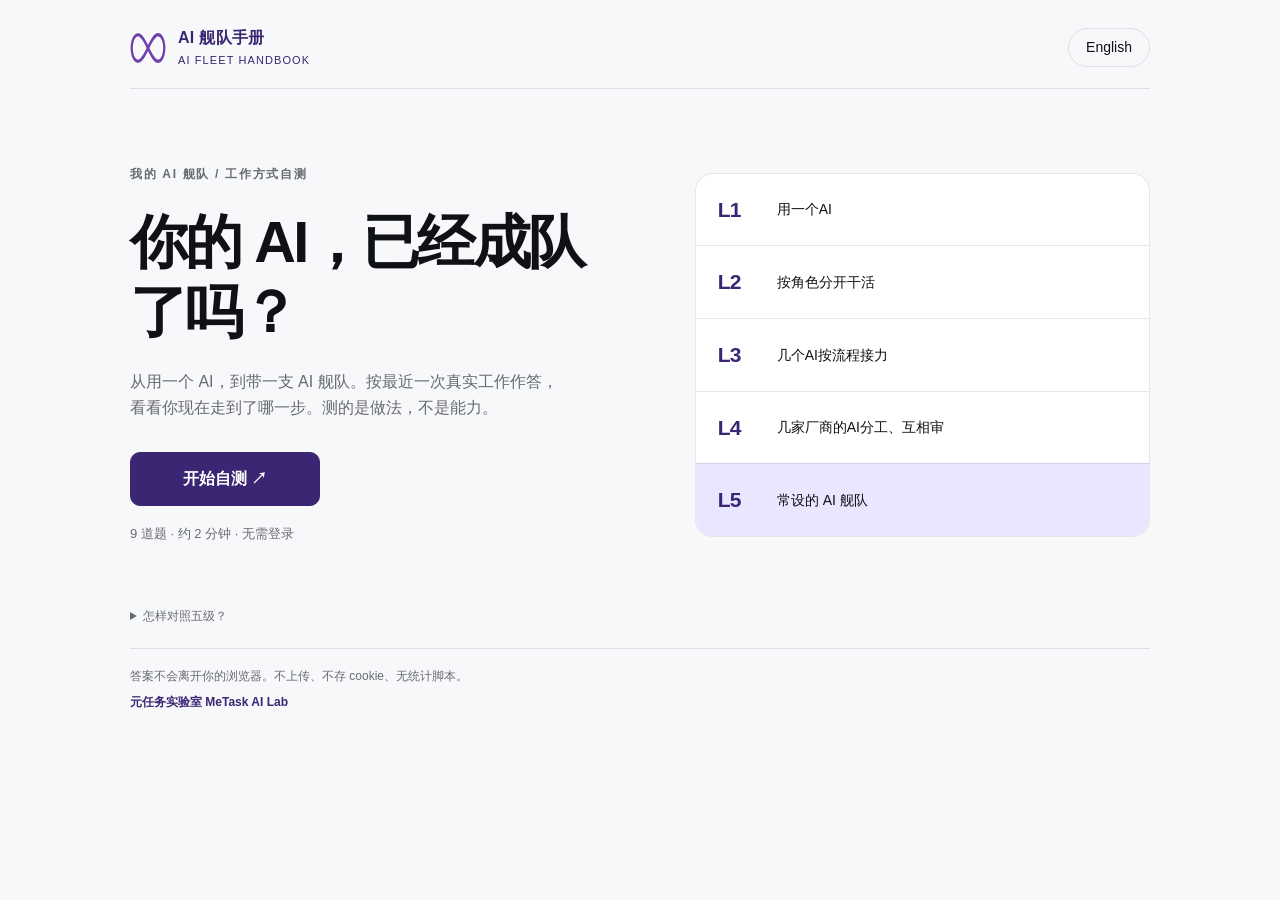
<file: levels/index.html>
<!doctype html>
<html lang="zh-CN">
<head>
<meta charset="utf-8">
<meta name="viewport" content="width=device-width,initial-scale=1">
<meta name="color-scheme" content="light">
<meta name="description" content="9 道关于真实工作方式的问题，看看你现在怎么分工。">
<meta http-equiv="Content-Security-Policy" content="default-src 'none'; script-src 'unsafe-inline'; style-src 'unsafe-inline'; img-src data: blob:; connect-src 'none'; font-src 'none'; base-uri 'none'; form-action 'none'">
<title>我的 AI 舰队 · AI Fleet Handbook</title>
<style>
:root{--brand-deep:#3b2673;--brand-primary:#8a4ed1;--brand-accent:#b35be8;--brand-soft:#e9e6ff;--text:#0f1115;--text-2:#4b4e57;--muted:#686a72;--canvas:#f7f8fa;--panel:#ffffff;--panel-3:#f1f0f7;--line:#0f11151a;--line-strong:#0f11153d;--peer:#b9bbc2;--peer-light:#dcdde2;--shadow-node:0 1px 2px #3b26730f,0 6px 18px #3b267314;--font-zh:"Noto Sans SC","Source Han Sans SC","Microsoft YaHei",sans-serif;--font-en:"Inter","Noto Sans","Segoe UI",sans-serif;--font-mono:"IBM Plex Mono","Cascadia Mono",Consolas,monospace;--paper:var(--canvas);--ink:var(--text);--accent:var(--brand-primary);--mint:var(--brand-soft);--white:var(--panel);--font:var(--font-zh)}
html:lang(en){--font:var(--font-en)}
*{box-sizing:border-box}body{margin:0;background:var(--paper);color:var(--ink);font:16px/1.65 var(--font)}button,a{-webkit-tap-highlight-color:transparent}button{font:inherit;cursor:pointer}button:disabled{cursor:default;opacity:.45}a{color:var(--ink);text-underline-offset:4px}button:focus-visible,a:focus-visible,input:focus-visible+span{outline:3px solid var(--accent);outline-offset:4px}[hidden]{display:none!important}.shell{max-width:1100px;margin:auto;padding:28px 40px 24px}.header{display:flex;align-items:center;justify-content:space-between;gap:20px;border-bottom:1px solid var(--line);padding-bottom:20px}.brand{display:flex;align-items:center;gap:12px;color:var(--brand-deep);font-weight:750;line-height:1.25;letter-spacing:.02em}.brand img{display:block;width:36px;height:36px;flex-shrink:0}.brand small{display:block;font-weight:500;font-size:11px;letter-spacing:.1em;margin-top:6px}.language{border:1px solid var(--line);border-radius:999px;padding:7px 17px;background:transparent;color:var(--ink);font-size:14px}.eyebrow{font-size:12px;letter-spacing:.14em;font-weight:700;color:var(--muted);text-transform:uppercase}.hero{display:grid;grid-template-columns:1.1fr 1fr;gap:64px;align-items:center;padding:76px 0 62px}.hero h1{font-size:clamp(36px,4.5vw,58px);letter-spacing:-.045em;line-height:1.22;margin:22px 0}.hero p{max-width:440px;color:var(--muted);margin:0 0 30px}.primary,.secondary{border-radius:10px;padding:13px 25px;font-weight:650;min-height:50px}.primary{border:1px solid var(--brand-deep);background:var(--brand-deep);color:var(--white)}.secondary{border:1px solid var(--line);background:transparent;color:var(--ink)}.hero .primary{min-width:190px}.meta{font-size:13px;color:var(--muted);margin-top:17px}.level-list{border:1px solid var(--line);border-radius:18px;overflow:hidden;background:var(--white)}.level-row{display:grid;grid-template-columns:45px 1fr;align-items:center;gap:14px;padding:19px 22px;line-height:1.6}.level-row+.level-row{border-top:1px solid var(--line)}.level-row:last-child{background:var(--mint)}.level-row b{color:var(--brand-deep);font-size:21px;letter-spacing:-.04em}.level-row span{font-size:14px}.footer{display:flex;justify-content:space-between;gap:14px;border-top:1px solid var(--line);padding-top:18px;font-size:12px;color:var(--muted)}.footer p{margin:0}.footer .lab{color:var(--brand-deep);font-weight:650;margin-top:6px}.footer .tag{white-space:nowrap}.quiz{max-width:700px;margin:45px auto 55px}.progress-row{display:flex;justify-content:space-between;gap:15px;font-size:13px;color:var(--muted);margin-bottom:10px}.progress{height:4px;background:var(--line);border-radius:8px;overflow:hidden;margin-bottom:32px}.progress div{height:100%;background:var(--brand-primary);transition:width .2s}.quiz h2{font-size:clamp(25px,3.3vw,33px);line-height:1.4;letter-spacing:-.025em;margin:0 0 10px}.question-hint{color:var(--muted);font-size:14px;margin:0 0 25px}.options{display:grid;gap:10px;border:0;padding:0;margin:0}.option{position:relative;display:block;cursor:pointer}.option input{position:absolute;opacity:0;width:1px;height:1px}.option span{display:flex;align-items:center;gap:15px;min-height:62px;padding:15px 20px;border:1px solid var(--line);border-radius:10px;background:var(--white);font-size:15px;line-height:1.55}.option span::before{content:'';width:18px;height:18px;flex-shrink:0;border:1px solid var(--muted);border-radius:50%}.option input:checked+span{border:2px solid var(--brand-primary);padding:14px 19px;background:var(--mint)}.option input:checked+span::before{border:5px solid var(--brand-primary);background:var(--white)}.option:hover span{border-color:var(--ink)}.quiz-nav{display:flex;justify-content:space-between;margin-top:25px;gap:14px}.question-footnote{font-size:12px;color:var(--muted);margin:20px 0 0}.result{padding:45px 0 50px}.result-grid{display:grid;grid-template-columns:1.2fr 1fr;gap:60px;align-items:start}.level-number{color:var(--brand-deep);font-size:112px;font-weight:800;letter-spacing:-.08em;line-height:1.1;margin:12px 0}.result h1{font-size:30px;line-height:1.45;letter-spacing:-.03em;margin:20px 0 12px}.summary{color:var(--muted);margin:0 0 28px;font-size:17px}.next-step{border-top:1px solid var(--line);padding-top:22px}.next-step h2{font-size:15px;margin:0 0 9px}.next-step p{margin:0 0 12px;font-size:15px}.skill-links{display:flex;gap:8px;flex-wrap:wrap;margin:12px 0 16px}.skill-links a{font-size:12px;padding:5px 10px;border:1px solid var(--line);border-radius:6px;text-decoration:none;background:var(--white)}.chapters{font-size:13px!important;color:var(--muted)}#chapter-links a+a{margin-left:10px}.result-actions{margin-top:24px;display:flex;gap:12px;flex-wrap:wrap}.card-panel{border:1px solid var(--line);border-radius:16px;padding:20px;background:var(--panel-3)}.card-panel h2{font-size:15px;margin:0 0 14px}.formats{display:flex;gap:7px;margin-bottom:16px}.formats button{flex:1;background:transparent;color:var(--ink);border:1px solid var(--line-strong);border-radius:7px;font-size:12px;padding:9px 8px}.formats button[aria-pressed="true"]{background:var(--brand-deep);border-color:var(--brand-deep);color:var(--white)}#share-card{width:100%;height:auto;display:block;border-radius:5px;box-shadow:var(--shadow-node)}.download{width:100%;margin-top:17px}.download-hint{font-size:12px;color:var(--muted);margin:12px 0 0}.privacy{font-size:12px;color:var(--muted)}.status{font-size:13px;margin-top:12px;min-height:22px}.sr-only{position:absolute;width:1px;height:1px;padding:0;margin:-1px;overflow:hidden;clip:rect(0,0,0,0);white-space:nowrap;border:0}noscript p{padding:20px;border:1px solid var(--accent)}
@media(max-width:760px){.shell{padding:22px 20px}.hero{grid-template-columns:1fr;gap:32px;padding:42px 0 36px}.hero h1{max-width:500px;margin-top:17px}.hero p{margin-bottom:24px}.level-row{padding:14px 18px;grid-template-columns:36px 1fr}.level-row span{font-size:13px}.footer{flex-direction:column;font-size:11px;gap:4px}.quiz{margin:32px auto}.quiz h2{font-size:25px}.option span{padding:14px 15px;font-size:14px}.option input:checked+span{padding:13px 14px}.result{padding-top:28px}.result-grid{grid-template-columns:1fr;gap:30px}.level-number{font-size:96px}.result h1{font-size:26px}.card-panel{max-width:470px;width:100%;margin:auto}.question-hint{margin-bottom:20px}}
@media(prefers-reduced-motion:reduce){*{scroll-behavior:auto!important;transition:none!important}}
</style>
</head>
<body>
<div class="shell">
<header class="header"><div class="brand"><img id="metask-logo" src="[data-uri]" width="36" height="36" alt="MeTask"><div><span data-i18n="brand">AI 舰队手册</span><small>AI FLEET HANDBOOK</small></div></div><button class="language" id="language" type="button" lang="en" aria-label="Switch to English">English</button></header>
<main id="main">
<section id="intro" aria-labelledby="intro-title">
<div class="hero"><div><div class="eyebrow" data-i18n="eyebrow">我的 AI 舰队 / 工作方式自测</div><h1 id="intro-title" data-i18n="headline">你的 AI，已经成队了吗？</h1><p data-i18n="lead">从用一个 AI，到带一支 AI 舰队。按最近一次真实工作作答，看看你现在走到了哪一步。测的是做法，不是能力。</p><button class="primary" id="start" type="button" data-i18n="start">开始自测 ↗</button><div class="meta" data-i18n="meta">9 道题 · 约 2 分钟 · 无需登录</div></div><div class="level-list" id="level-list" aria-label="五级工作方式"></div></div>
</section>
<section id="quiz" class="quiz" hidden aria-labelledby="question-title">
<div class="progress-row"><span id="question-count"></span><span data-i18n="choose">选最接近实际做法的一项</span></div><div class="progress" role="progressbar" aria-label="答题进度" aria-valuemin="0" aria-valuemax="9" aria-valuenow="0"><div id="progress-fill"></div></div>
<h2 id="question-title" tabindex="-1"></h2><p class="question-hint" data-i18n="hint">选已经在做的，暂时没做的留给下一步。</p><fieldset class="options" id="options" aria-labelledby="question-title"></fieldset>
<div class="quiz-nav"><button class="secondary" id="back" type="button" data-i18n="back">上一题</button><button class="primary" id="next" type="button" disabled data-i18n="next">下一题 →</button></div><p class="question-footnote" data-i18n="session">可以返回修改。关闭页面后，答案不会保留。</p>
</section>
<section id="result" class="result" hidden aria-labelledby="result-title">
<div class="result-grid"><div><div class="eyebrow" data-i18n="snapshot">你此刻的 AI 舰队</div><div class="level-number" id="result-level"></div><h1 id="result-title" tabindex="-1"></h1><p class="summary" id="result-summary"></p><div class="next-step"><h2 id="next-heading" data-i18n="nextStep">再往上一级，多做什么？</h2><p id="result-next"></p><div class="skill-links" id="skill-links"></div><p class="chapters"><span data-i18n="chapters">手册章节：</span><span id="chapter-links"></span></p></div><div class="result-actions"><button class="secondary" type="button" id="edit" data-i18n="edit">修改答案</button><button class="secondary" type="button" id="restart" data-i18n="restart">重新自测</button></div><p class="privacy" data-i18n="basis">这是按自述做法对照五级的结果。</p></div>
<aside class="card-panel" aria-labelledby="card-title"><h2 id="card-title" data-i18n="share">把这一刻，存成一张卡片</h2><div class="formats" role="group" aria-label="卡片尺寸"><button id="portrait" type="button" aria-pressed="true" data-i18n="portrait">竖版 · 1080 × 1350</button><button id="landscape" type="button" aria-pressed="false" data-i18n="landscape">横版 · 1200 × 675</button></div><canvas id="share-card" width="1080" height="1350" role="img" aria-label="AI 舰队自测结果卡片"></canvas><button class="primary download" id="download" type="button" data-i18n="download">下载 PNG 卡片 ↓</button><p class="download-hint" data-i18n="downloadHint">竖版适合手机分享，横版适合横向信息流。</p><p id="download-status" class="status" role="status" aria-live="polite"></p></aside></div>
</section>
<noscript><p>请启用 JavaScript 后自测。计算只在你的浏览器内完成。Enable JavaScript to take the test. Answers stay in your browser.</p></noscript>
</main>
<details style="font-size:12px;color:var(--muted);margin-bottom:22px"><summary id="rubric-heading">怎样对照五级？</summary><p id="rubric"></p></details>
<footer class="footer"><div><p data-i18n="privacy">答案不会离开你的浏览器。不上传、不存 cookie、无统计脚本。</p><p class="lab" data-i18n="lab">元任务实验室 MeTask AI Lab</p></div></footer>
</div>
<script id="question-data" type="application/json">
{
  "schemaVersion": 1,
  "languages": [
    "zh",
    "en"
  ],
  "maxScore": 36,
  "rubric": {
    "zh": "这是对实际做法的自测，不是能力认证。每题0至4分，总分36分。各级分数线是关键做法的最低分之和；总分高不能替代关键做法。请选目前经常做到的一项。",
    "en": "This checks your current working practices; it is not a certification. Each answer scores 0–4, for a total of 36. Each threshold is the sum of its required practices' minimum scores; a high total cannot replace those practices. Choose what you regularly do today."
  },
  "questions": [
    {
      "id": "q1",
      "title": {
        "zh": "一件活开始时，你怎样安排AI的角色？",
        "en": "How do you assign AI roles when work starts?"
      },
      "options": [
        {
          "id": "q1-0",
          "score": 0,
          "label": {
            "zh": "交给一个AI，不分角色。",
            "en": "I give it to one AI without assigning roles."
          }
        },
        {
          "id": "q1-1",
          "score": 1,
          "label": {
            "zh": "让一个AI在同一轮里扮演几个角色。",
            "en": "I ask one AI to take several roles in one round."
          }
        },
        {
          "id": "q1-2",
          "score": 2,
          "label": {
            "zh": "让一个AI按角色分轮做，各轮交付写清楚。",
            "en": "One AI works in separate role-based rounds, each with a defined output."
          }
        },
        {
          "id": "q1-3",
          "score": 3,
          "label": {
            "zh": "给几个AI分岗位，各自有职责和交付。",
            "en": "Several AIs have assigned roles, responsibilities and outputs."
          }
        },
        {
          "id": "q1-4",
          "score": 4,
          "label": {
            "zh": "岗位持续保留，负责什么、交给谁都有记录。",
            "en": "Roles persist, with recorded responsibilities and handoffs."
          }
        }
      ]
    },
    {
      "id": "q2",
      "title": {
        "zh": "一项工作要经过几步时，AI之间怎样接力？",
        "en": "How do AIs hand work over across several steps?"
      },
      "options": [
        {
          "id": "q2-0",
          "score": 0,
          "label": {
            "zh": "一个AI从头做到尾。",
            "en": "One AI handles everything."
          }
        },
        {
          "id": "q2-1",
          "score": 1,
          "label": {
            "zh": "我临时把内容转给另一个AI。",
            "en": "I pass content to another AI as needed."
          }
        },
        {
          "id": "q2-2",
          "score": 2,
          "label": {
            "zh": "几个AI按写好的步骤接力，前一步交付是后一步输入。",
            "en": "Several AIs follow written steps; each output feeds the next step."
          }
        },
        {
          "id": "q2-3",
          "score": 3,
          "label": {
            "zh": "每一步还有交付标准和接手人。",
            "en": "Each step also has an output standard and a named receiver."
          }
        },
        {
          "id": "q2-4",
          "score": 4,
          "label": {
            "zh": "交接会核对实际状态，不合格就退回对应步骤。",
            "en": "Handoffs check the actual state and return failed work to the right step."
          }
        }
      ]
    },
    {
      "id": "q3",
      "title": {
        "zh": "你怎样把不同厂商的AI用到同一项工作里？",
        "en": "How do you use AIs from different providers on the same work?"
      },
      "options": [
        {
          "id": "q3-0",
          "score": 0,
          "label": {
            "zh": "只用一个AI。",
            "en": "I use one AI."
          }
        },
        {
          "id": "q3-1",
          "score": 1,
          "label": {
            "zh": "用几个AI，但来自同一家厂商。",
            "en": "I use several AIs from the same provider."
          }
        },
        {
          "id": "q3-2",
          "score": 2,
          "label": {
            "zh": "用不同厂商的AI，但各做各的活。",
            "en": "I use different providers, but on separate work."
          }
        },
        {
          "id": "q3-3",
          "score": 3,
          "label": {
            "zh": "不同厂商的AI在同一项工作里分工、交接。",
            "en": "AIs from different providers divide and hand over the same work."
          }
        },
        {
          "id": "q3-4",
          "score": 4,
          "label": {
            "zh": "按任务分派不同厂商的AI，分工和交接有记录。",
            "en": "I assign AIs from different providers by task, recording roles and handoffs."
          }
        }
      ]
    },
    {
      "id": "q4",
      "title": {
        "zh": "AI交回的东西，由谁来审？",
        "en": "Who reviews an AI's output?"
      },
      "options": [
        {
          "id": "q4-0",
          "score": 0,
          "label": {
            "zh": "通常直接用。",
            "en": "I usually use it directly."
          }
        },
        {
          "id": "q4-1",
          "score": 1,
          "label": {
            "zh": "作者自查，或只由我来审。",
            "en": "The author checks itself, or I am the only reviewer."
          }
        },
        {
          "id": "q4-2",
          "score": 2,
          "label": {
            "zh": "另一个AI独立审，但未固定跨厂商。",
            "en": "Another AI reviews independently, without a cross-provider rule."
          }
        },
        {
          "id": "q4-3",
          "score": 3,
          "label": {
            "zh": "另一家厂商的AI独立核对要求和交付，作者不验收自己。",
            "en": "An AI from another provider independently checks requirements and output; authors do not accept their own work."
          }
        },
        {
          "id": "q4-4",
          "score": 4,
          "label": {
            "zh": "跨厂商独立审后，修改过的交付还要复核。",
            "en": "After independent cross-provider review, revised output is checked again."
          }
        }
      ]
    },
    {
      "id": "q5",
      "title": {
        "zh": "一项工作结束后，岗位和部门怎样处理？",
        "en": "What happens to roles and departments when a task ends?"
      },
      "options": [
        {
          "id": "q5-0",
          "score": 0,
          "label": {
            "zh": "没有分岗位或部门。",
            "en": "I do not use roles or departments."
          }
        },
        {
          "id": "q5-1",
          "score": 1,
          "label": {
            "zh": "临时分工，做完就散。",
            "en": "Assignments end when the task ends."
          }
        },
        {
          "id": "q5-2",
          "score": 2,
          "label": {
            "zh": "会复用角色说明，但部门不常设。",
            "en": "I reuse role descriptions, without standing departments."
          }
        },
        {
          "id": "q5-3",
          "score": 3,
          "label": {
            "zh": "常设部门有固定职责和交接位置，下一项工作接着用。",
            "en": "Standing departments keep their responsibilities and handoff locations for the next task."
          }
        },
        {
          "id": "q5-4",
          "score": 4,
          "label": {
            "zh": "常设部门按实际工作提出新岗位，由审批表授权的岗位决定是否增设。",
            "en": "Standing departments propose roles based on the work. The role named in the approval table decides whether to add them."
          }
        }
      ]
    },
    {
      "id": "q6",
      "title": {
        "zh": "换窗口或重启后，怎样接上工作？",
        "en": "How do you resume work after a restart or a new window?"
      },
      "options": [
        {
          "id": "q6-0",
          "score": 0,
          "label": {
            "zh": "靠我重新讲一遍。",
            "en": "I explain everything again."
          }
        },
        {
          "id": "q6-1",
          "score": 1,
          "label": {
            "zh": "找聊天记录，临时整理。",
            "en": "I reconstruct it from chat history."
          }
        },
        {
          "id": "q6-2",
          "score": 2,
          "label": {
            "zh": "有项目文件，但何时读写没有固定做法。",
            "en": "Project files exist, but reading and updating them is ad hoc."
          }
        },
        {
          "id": "q6-3",
          "score": 3,
          "label": {
            "zh": "固定做了重启先读、收工先写中的一个动作。",
            "en": "I consistently do one of these: read before resuming, or write before stopping."
          }
        },
        {
          "id": "q6-4",
          "score": 4,
          "label": {
            "zh": "重启先读项目卡和最新交接、核对实际状态；收工先写交接，决定另有记录。",
            "en": "Before resuming, AIs read the project card and latest handoff and verify the actual state; before stopping, they write a handoff. Decisions are recorded."
          }
        }
      ]
    },
    {
      "id": "q7",
      "title": {
        "zh": "规则没写到的情况，成员怎样判断？",
        "en": "How do members decide when rules do not cover a situation?"
      },
      "options": [
        {
          "id": "q7-0",
          "score": 0,
          "label": {
            "zh": "临时决定，没有共同依据。",
            "en": "They decide ad hoc, without shared principles."
          }
        },
        {
          "id": "q7-1",
          "score": 1,
          "label": {
            "zh": "通常由我逐件答复。",
            "en": "I usually answer each case."
          }
        },
        {
          "id": "q7-2",
          "score": 2,
          "label": {
            "zh": "有共同原则，但只写了口号。",
            "en": "Shared principles exist, but only as slogans."
          }
        },
        {
          "id": "q7-3",
          "score": 3,
          "label": {
            "zh": "写了做什么、不做什么，条款还在等审核或决定。",
            "en": "The principles specify actions and limits and are awaiting review or a decision."
          }
        },
        {
          "id": "q7-4",
          "score": 4,
          "label": {
            "zh": "成员提议并经过两级审核，人定方向，有授权的岗位定行为条款，成员据此做实际判断。",
            "en": "Members propose values for two rounds of review. The human sets direction, authorized roles decide the rules for putting it into practice, and members use those rules in decisions."
          }
        }
      ]
    },
    {
      "id": "q8",
      "title": {
        "zh": "人在这支团队里怎样参与？",
        "en": "How does a human take part in the team?"
      },
      "options": [
        {
          "id": "q8-0",
          "score": 0,
          "label": {
            "zh": "发出问题，收到答案。",
            "en": "I ask questions and receive answers."
          }
        },
        {
          "id": "q8-1",
          "score": 1,
          "label": {
            "zh": "逐步指挥，所有事都回来问我。",
            "en": "I direct each step; every decision comes back to me."
          }
        },
        {
          "id": "q8-2",
          "score": 2,
          "label": {
            "zh": "有些事授权给AI，但没有写清谁定什么。",
            "en": "I delegate some decisions, without a written division of authority."
          }
        },
        {
          "id": "q8-3",
          "score": 3,
          "label": {
            "zh": "写清了谁定什么，但人没有列进组织分工。",
            "en": "Decision rights are written down, but the human is not included in the organization."
          }
        },
        {
          "id": "q8-4",
          "score": 4,
          "label": {
            "zh": "人列在组织里面，管方向、对外承诺、花钱和删东西，各岗位的授权范围写清楚。",
            "en": "The human is part of the organization and decides direction, external commitments, spending and deletion. Each role has clear authority."
          }
        }
      ]
    },
    {
      "id": "q9",
      "title": {
        "zh": "你怎样确认一项工作真的做完了？",
        "en": "How do you confirm that work is done?"
      },
      "options": [
        {
          "id": "q9-0",
          "score": 0,
          "label": {
            "zh": "AI说完成了，就结束。",
            "en": "I stop when the AI says it is done."
          }
        },
        {
          "id": "q9-1",
          "score": 1,
          "label": {
            "zh": "我看一遍结果。",
            "en": "I read through the result."
          }
        },
        {
          "id": "q9-2",
          "score": 2,
          "label": {
            "zh": "开始前写交付要求，交回时逐项核对。",
            "en": "I write output requirements before work and check each on delivery."
          }
        },
        {
          "id": "q9-3",
          "score": 3,
          "label": {
            "zh": "把完成、交付和合格分开检查，要求对应证据。",
            "en": "I distinguish completion, delivery and acceptance, checking evidence for each."
          }
        },
        {
          "id": "q9-4",
          "score": 4,
          "label": {
            "zh": "核对实际结果，记录未完成和待人决定的事，下一位能接上。",
            "en": "I verify the actual result and record unfinished work and pending human decisions for the next person."
          }
        }
      ]
    }
  ],
  "levels": [
    {
      "level": 1,
      "minScore": 0,
      "requires": [],
      "title": {
        "zh": "用一个AI",
        "en": "Working with one AI"
      },
      "card": {
        "zh": "我与AI一起，把一件真实的活做下去。",
        "en": "I work with AI on real tasks."
      },
      "summary": {
        "zh": "当前做法以一个AI接下整件活为主。",
        "en": "Your current practice centers on one AI handling the work."
      },
      "next": {
        "zh": "挑一件真实的活，让一个AI分角色做，写清每个角色交什么。",
        "en": "Choose a real task. Give one AI distinct roles and define each role's output."
      },
      "skills": [
        "fleet-setup",
        "fleet-taskbook"
      ],
      "chapters": [
        1,
        2
      ]
    },
    {
      "level": 2,
      "minScore": 1,
      "requires": [
        {
          "question": "q1",
          "minScore": 1
        }
      ],
      "title": {
        "zh": "按角色分开干活",
        "en": "Working in separate roles"
      },
      "card": {
        "zh": "我的工作已经按角色分开做。",
        "en": "My work is already split by role."
      },
      "summary": {
        "zh": "你已开始按角色安排工作，角色之间的接力还可写得更清楚。",
        "en": "You assign work by role; the handoffs between roles can become clearer."
      },
      "next": {
        "zh": "让几个AI按流程接力，写清每一步的输入、交付和接手人。",
        "en": "Have several AIs follow a workflow. Define each step's input, output and receiver."
      },
      "skills": [
        "fleet-taskbook",
        "fleet-setup"
      ],
      "chapters": [
        1,
        2
      ]
    },
    {
      "level": 3,
      "minScore": 4,
      "requires": [
        {
          "question": "q1",
          "minScore": 2
        },
        {
          "question": "q2",
          "minScore": 2
        }
      ],
      "title": {
        "zh": "几个AI按流程接力",
        "en": "Several AIs following a workflow"
      },
      "card": {
        "zh": "前一步的交付，接着成为下一步的输入。",
        "en": "Each output becomes the input for the next step."
      },
      "summary": {
        "zh": "几个AI已经按步骤接力，前一步的交付会交给下一步。",
        "en": "Several AIs pass work along defined steps, using each other's outputs."
      },
      "next": {
        "zh": "把同一项工作分给不同厂商的AI，让另一家独立审，作者不验收自己；完成、交付、合格分开检查。",
        "en": "Divide the same work across providers. Have another provider review independently; authors do not accept their own work. Check completion, delivery and acceptance separately."
      },
      "skills": [
        "fleet-dispatch",
        "fleet-taskbook"
      ],
      "chapters": [
        2
      ]
    },
    {
      "level": 4,
      "minScore": 13,
      "requires": [
        {
          "question": "q1",
          "minScore": 2
        },
        {
          "question": "q2",
          "minScore": 2
        },
        {
          "question": "q3",
          "minScore": 3
        },
        {
          "question": "q4",
          "minScore": 3
        },
        {
          "question": "q9",
          "minScore": 3
        }
      ],
      "title": {
        "zh": "几家厂商的AI分工、互相审",
        "en": "AIs from different providers divide and review work"
      },
      "card": {
        "zh": "完成、交付和合格，分别核对证据。",
        "en": "I check evidence for completion, delivery and acceptance separately."
      },
      "summary": {
        "zh": "不同厂商的AI在同一项工作里分工，并由另一家独立审。",
        "en": "AIs from different providers divide the same work and review it independently."
      },
      "next": {
        "zh": "保留常设部门；重启先读、收工先写；核对实际结果，记下没做完和待人定的事；把人的职责列进组织，按审批表定下落实价值观的行为条款。",
        "en": "Keep standing departments. Read before resuming and write before stopping. Verify actual results and record unfinished work and pending human decisions. Include the human’s responsibilities in the organization and use the approval table to decide rules for putting values into practice."
      },
      "skills": [
        "fleet-chart",
        "fleet-memory",
        "fleet-setup",
        "fleet-values"
      ],
      "chapters": [
        1,
        3,
        5
      ]
    },
    {
      "level": 5,
      "minScore": 29,
      "requires": [
        {
          "question": "q1",
          "minScore": 2
        },
        {
          "question": "q2",
          "minScore": 2
        },
        {
          "question": "q3",
          "minScore": 3
        },
        {
          "question": "q4",
          "minScore": 3
        },
        {
          "question": "q5",
          "minScore": 3
        },
        {
          "question": "q6",
          "minScore": 4
        },
        {
          "question": "q7",
          "minScore": 4
        },
        {
          "question": "q8",
          "minScore": 4
        },
        {
          "question": "q9",
          "minScore": 4
        }
      ],
      "title": {
        "zh": "常设的 AI 舰队",
        "en": "A standing AI fleet"
      },
      "card": {
        "zh": "有部门、有记忆、有价值观，人在组织里面。",
        "en": "Departments, memory and values stay in place, with the human inside the organization."
      },
      "summary": {
        "zh": "常设的 AI 舰队：有部门、有记忆、有价值观，人在组织里面。",
        "en": "A standing AI fleet with departments, memory and values, with the human inside the organization."
      },
      "next": {
        "zh": "继续核对实际交付和交接，按真实工作调整岗位、记忆和规则。",
        "en": "Keep checking actual outputs and handoffs. Adjust roles, memory and rules to the work."
      },
      "skills": [
        "fleet-memory",
        "fleet-precheck",
        "fleet-values"
      ],
      "chapters": [
        3,
        4,
        5
      ]
    }
  ]
}
</script>
<script id="scoring-engine">
(function (root, factory) {
  'use strict';
  const api = factory();
  if (typeof module === 'object' && module.exports) module.exports = api;
  else root.FleetScoring = api;
})(typeof globalThis !== 'undefined' ? globalThis : this, function () {
  'use strict';

  // All classification thresholds and required practices come from questions.json.
  // Language only changes labels, never answer IDs or classification.
  // Card traits describe reported practices; they never change level or score.
  function cardTraits(scores, level) {
    const traits = [];
    if (scores.q4 >= 2) traits.push('review');
    if (scores.q6 === 4) traits.push('memory');
    if (scores.q7 === 4) traits.push('values');
    if (scores.q3 >= 2) traits.push('providers');
    if (scores.q5 >= 3) traits.push('departments');
    if (scores.q8 === 4) traits.push('human');
    if (scores.q2 >= 2) traits.push('workflow');
    if (scores.q1 >= 1) traits.push('roles');
    if (scores.q9 >= 2) traits.push('delivery');
    if (scores.q6 === 3) traits.push('handoff');
    if (scores.q6 === 2) traits.push('files');
    if (!traits.length) traits.push(scores.q3 === 0 ? 'one-ai' : 'several-ais');
    // Remove practices already stated in that level's bilingual summary.
    // Keep the original shortlist; do not fill removed slots with extra traits.
    const described = {
      1: ['one-ai'],
      2: ['roles'],
      3: ['workflow', 'several-ais'],
      4: ['providers', 'review', 'roles'],
      5: ['departments', 'memory', 'values', 'human']
    };
    return traits.slice(0, 3).filter(function (trait) { return !described[level].includes(trait); });
  }

  function evaluate(data, answers) {
    const validContainer = answers !== null && typeof answers === 'object' && !Array.isArray(answers);
    const source = validContainer ? answers : {};
    const missing = [];
    const errors = [];
    const scores = {};
    let score = 0;
    let answered = 0;
    if (!validContainer && answers !== undefined && answers !== null) errors.push({question: null, code: 'invalid-answers'});
    const known = new Set(data.questions.map(function (question) { return question.id; }));
    Object.keys(source).forEach(function (id) {
      if (!known.has(id)) errors.push({question: id, code: 'unknown-question'});
    });
    data.questions.forEach(function (question) {
      const hasAnswer = Object.prototype.hasOwnProperty.call(source, question.id);
      const answer = hasAnswer ? source[question.id] : undefined;
      if (answer === undefined || answer === null || answer === '') {
        missing.push(question.id);
        return;
      }
      const option = question.options.find(function (candidate) { return candidate.id === answer; });
      if (!option) {
        errors.push({question: question.id, code: 'invalid-option'});
        return;
      }
      scores[question.id] = option.score;
      score += option.score;
      answered += 1;
    });
    const complete = missing.length === 0 && errors.length === 0;
    if (!complete) {
      return {complete: false, status: errors.length ? 'invalid' : 'incomplete', level: null, score: score, answered: answered, missing: missing, errors: errors, thresholdLevel: null, unmetGates: [], traits: []};
    }
    const levels = data.levels.slice().sort(function (a, b) { return a.level - b.level; });
    let level = null;
    let thresholdLevel = null;
    const unmetGates = [];
    levels.forEach(function (candidate) {
      if (score < candidate.minScore) return;
      thresholdLevel = candidate.level;
      const unmet = candidate.requires.filter(function (gate) { return scores[gate.question] < gate.minScore; });
      if (unmet.length === 0) level = candidate.level;
      else unmetGates.push({level: candidate.level, questions: unmet.map(function (gate) { return gate.question; })});
    });
    return {complete: true, status: 'complete', level: level, score: score, answered: answered, missing: [], errors: [], thresholdLevel: thresholdLevel, unmetGates: unmetGates, traits: cardTraits(scores, level)};
  }

  return Object.freeze({evaluate: evaluate});
});
</script>
<script id="app">
'use strict';
(() => {
  const data = JSON.parse(document.getElementById('question-data').textContent);
  const $ = id => document.getElementById(id);
  const state = { lang: 'zh', screen: 'intro', index: 0, answers: {}, format: 'portrait', result: null };
  const traitLabels = {
    review:{zh:'写审分开',en:'Separate writing and review'},
    memory:{zh:'有记忆',en:'Work memory'},
    values:{zh:'有价值观',en:'Shared values'},
    providers:{zh:'多家厂商',en:'Multiple providers'},
    departments:{zh:'常设部门',en:'Standing departments'},
    human:{zh:'人在组织里',en:'Human in the team'},
    workflow:{zh:'按流程接力',en:'Workflow handoffs'},
    roles:{zh:'按角色分工',en:'Defined roles'},
    delivery:{zh:'有交付要求',en:'Defined outputs'},
    handoff:{zh:'有交接习惯',en:'Handoff habit'},
    files:{zh:'有项目文件',en:'Project files'},
    'one-ai':{zh:'一个 AI',en:'One AI'},
    'several-ais':{zh:'多个 AI',en:'Several AIs'}
  };
  const copy = {
    zh: { lab:'元任务实验室 MeTask AI Lab',brand:'AI 舰队手册',eyebrow:'我的 AI 舰队 / 工作方式自测',headline:'你的 AI，已经成队了吗？',lead:'从用一个 AI，到带一支 AI 舰队。按最近一次真实工作作答，看看你现在走到了哪一步。测的是做法，不是能力。',start:'开始自测 ↗',meta:'9 道题 · 约 2 分钟 · 无需登录',choose:'选最接近实际做法的一项',hint:'选已经在做的，暂时没做的留给下一步。',back:'上一题',next:'下一题 →',finish:'查看我的级别 ↗',session:'可以返回修改。关闭页面后，答案不会保留。',snapshot:'你此刻的 AI 舰队',nextStep:'再往上一级，多做什么？',keepGoing:'接下来，把这套做法用在真实工作里',chapters:'手册章节：',edit:'修改答案',restart:'重新自测',basis:'这是按自述做法对照五级的结果。',share:'把这一刻，存成一张卡片',portrait:'竖版 · 1080 × 1350',landscape:'横版 · 1200 × 675',download:'下载 PNG 卡片 ↓',downloadHint:'竖版适合手机分享，横版适合横向信息流。',privacy:'答案不会离开你的浏览器。不上传、不存 cookie、无统计脚本。',count:(n,total)=>`第 ${n} / ${total} 题`,downloaded:'卡片已生成。若手机未下载，可长按下方图片保存。',downloadFailed:'浏览器未能生成下载，请换一个浏览器重试。',progress:'答题进度',card:'AI 舰队自测结果卡片',format:'卡片尺寸' },
    en: { lab:'MeTask AI Lab',brand:'AI Fleet Handbook',eyebrow:'My AI fleet / Work habits check',headline:'How does your AI team work?',lead:'From using one AI to working with an AI fleet. Answer based on a recent real task to see where you are today. It measures how you work, not what your AI can do.',start:'Start the check ↗',meta:'9 questions · About 2 minutes · No sign-in',choose:'Choose what you actually do',hint:'Choose what you do today. Leave plans for your next step.',back:'Back',next:'Next →',finish:'See my level ↗',session:'You can go back and change answers. Closing the page clears them.',snapshot:'Your AI fleet today',nextStep:'What does the next level take?',keepGoing:'Next, put these practices to work',chapters:'Handbook chapters: ',edit:'Edit answers',restart:'Start again',basis:'Your result matches your reported habits to the five levels.',share:'Save this moment as a card',portrait:'Portrait · 1080 × 1350',landscape:'Landscape · 1200 × 675',download:'Download PNG card ↓',downloadHint:'Portrait works well on a phone. Landscape fits a wide feed.',privacy:'Answers stay in your browser. No uploads, cookies or analytics.',count:(n,total)=>`Question ${n} of ${total}`,downloaded:'Card created. If it did not download on your phone, press and hold the image below to save it.',downloadFailed:'This browser could not create a download. Please try another browser.',progress:'Question progress',card:'My AI fleet result card',format:'Card dimensions' }
  };
  const chapterFiles = ['01-what-is-an-ai-fleet.md', '02-write-and-review.md', '03-memory.md', '04-decisions.md', '05-values.md'];
  const t = key => copy[state.lang][key];
  const local = value => typeof value === 'string' ? value : value[state.lang];
  function topFocus(id) { $(id).focus({preventScroll:true}); window.scrollTo({top:0,behavior:'instant'}); }
  function renderCommon() {
    document.documentElement.lang = state.lang === 'zh' ? 'zh-CN' : 'en';
    document.title = state.lang === 'zh' ? '我的 AI 舰队 · AI Fleet Handbook' : 'My AI Fleet · AI Fleet Handbook';
    document.querySelectorAll('[data-i18n]').forEach(el => { el.textContent = t(el.dataset.i18n); });
    $('language').textContent = state.lang === 'zh' ? 'English' : '中文';
    $('language').lang = state.lang === 'zh' ? 'en' : 'zh-CN';
    $('language').setAttribute('aria-label',state.lang === 'zh' ? 'Switch to English' : '切换为中文');
    $('level-list').setAttribute('aria-label',state.lang === 'zh' ? '五级工作方式' : 'Five ways of working');
    document.querySelector('.progress').setAttribute('aria-label',t('progress'));
    document.querySelector('.formats').setAttribute('aria-label',t('format'));
    $('share-card').setAttribute('aria-label',t('card'));
    $('rubric-heading').textContent=state.lang==='zh'?'怎样对照五级？':'How are levels matched?';
    $('rubric').textContent=local(data.rubric);
    for (const id of ['intro','quiz','result']) $(id).hidden = state.screen !== id;
  }
  function renderIntro() {
    $('level-list').replaceChildren(...data.levels.map(level => {
      const row = document.createElement('div'); row.className = 'level-row';
      const code = document.createElement('b'); code.textContent = `L${level.level}`;
      const label = document.createElement('span'); label.textContent = local(level.title);
      row.append(code,label); return row;
    }));
  }
  function renderQuestion() {
    const q = data.questions[state.index];
    $('question-count').textContent = t('count')(state.index+1,data.questions.length);
    $('question-title').textContent = local(q.title);
    $('progress-fill').style.width = `${Object.keys(state.answers).length/data.questions.length*100}%`;
    const progress = document.querySelector('.progress');
    progress.setAttribute('aria-valuemax',data.questions.length);
    progress.setAttribute('aria-valuenow',Object.keys(state.answers).length);
    $('options').replaceChildren(...q.options.map(option => {
      const label = document.createElement('label'); label.className = 'option';
      const input = document.createElement('input'); input.type='radio';input.name=q.id;input.value=option.id;
      input.checked = state.answers[q.id] === option.id;
      input.addEventListener('change',()=>{state.answers[q.id]=option.id;$('next').disabled=false;
        $('progress-fill').style.width=`${Object.keys(state.answers).length/data.questions.length*100}%`;
        progress.setAttribute('aria-valuenow',Object.keys(state.answers).length);});
      const span = document.createElement('span'); span.textContent=local(option.label);
      label.append(input,span);return label;
    }));
    $('back').disabled = state.index===0;
    $('next').disabled = !state.answers[q.id];
    $('next').textContent = t(state.index===data.questions.length-1?'finish':'next');
  }
  function renderResult() {
    state.result = FleetScoring.evaluate(data,state.answers);
    if (!state.result.complete) { state.screen='quiz';state.index=data.questions.findIndex(q=>!state.answers[q.id]);render();return; }
    const level = data.levels.find(item=>item.level===state.result.level);
    $('result-level').textContent=`L${level.level}`;
    $('result-title').textContent=local(level.title);$('result-summary').textContent=local(level.summary);
    $('next-heading').textContent=t(level.level===5?'keepGoing':'nextStep');
    $('result-next').textContent=local(level.next);
    $('chapter-links').replaceChildren(...level.chapters.map(chapter=>{
      const a=document.createElement('a');a.textContent=state.lang==='zh'?`第${chapter}章`:`Chapter ${chapter}`;
      a.href=`../handbook/${state.lang}/${chapterFiles[chapter-1]}`;return a;
    }));
    $('skill-links').replaceChildren(...level.skills.map(skill=>{
      const a=document.createElement('a');a.textContent=skill;a.href=`../skills/${skill}/${state.lang==='zh'?'SKILL.zh.md':'SKILL.md'}`;return a;
    }));
    drawCard(level);
  }
  function render() { renderCommon();renderIntro();if(state.screen==='quiz')renderQuestion();if(state.screen==='result')renderResult(); }
  $('language').addEventListener('click',()=>{state.lang=state.lang==='zh'?'en':'zh';$('download-status').replaceChildren();render();});
  $('start').addEventListener('click',()=>{state.screen='quiz';render();topFocus('question-title');});
  $('back').addEventListener('click',()=>{if(state.index>0){state.index--;render();topFocus('question-title');}});
  $('next').addEventListener('click',()=>{
    if(!state.answers[data.questions[state.index].id])return;
    if(state.index<data.questions.length-1){state.index++;render();topFocus('question-title');}
    else{state.screen='result';render();topFocus('result-title');}
  });
  $('edit').addEventListener('click',()=>{state.screen='quiz';state.index=0;render();topFocus('question-title');});
  $('restart').addEventListener('click',()=>{state.answers={};state.result=null;state.index=0;state.screen='intro';$('download-status').replaceChildren();render();topFocus('intro-title');});
  for(const format of ['portrait','landscape'])$(format).addEventListener('click',()=>{state.format=format;$('download-status').replaceChildren();renderResult();});
  // Inline copies of the official VI tokens keep this HTML usable on its own.
  const styles = getComputedStyle(document.documentElement);
  const vi = Object.fromEntries(['brand-deep','brand-primary','brand-accent','brand-soft','text','text-2','muted','canvas','panel','line-strong','peer-light'].map(name=>[name,styles.getPropertyValue(`--${name}`).trim()]));
  const font = () => styles.getPropertyValue(state.lang==='zh'?'--font-zh':'--font-en').trim();
  function text(ctx,value,x,y,size,weight=500,color=vi['brand-deep']) { ctx.fillStyle=color;ctx.font=`${weight} ${size}px ${font()}`;ctx.fillText(value,x,y); }
  function fittedText(ctx,value,x,y,width,size,weight=650,color=vi['text']) {
    while(size>18){ctx.font=`${weight} ${size}px ${font()}`;if(ctx.measureText(value).width<=width)break;size-=1;}
    text(ctx,value,x,y,size,weight,color);
  }
  function wrap(ctx,value,width) {
    const tokens=value.match(/[A-Za-z0-9]+(?:['’\-][A-Za-z0-9]+)*[,.!?;:]?|\s+|[^\x00-\x7F]|./gu)||[];
    const lines=[];let line='';
    for(const token of tokens){if(ctx.measureText(line+token).width>width&&line){lines.push(line.trim());line=token.trimStart();}else line+=token;}
    if(line.trim())lines.push(line.trim());return lines;
  }
  function paragraph(ctx,value,x,y,width,size,lineHeight,maxLines,weight=650,color=vi['brand-deep']) {
    let lines;
    do{ctx.font=`${weight} ${size}px ${font()}`;lines=value.split('\n').flatMap(part=>wrap(ctx,part,width));if(lines.length<=maxLines)break;size-=2;}while(size>24);
    ctx.fillStyle=color;lines.forEach((line,i)=>ctx.fillText(line,x,y+i*lineHeight));
  }
  function rail(ctx,x,y,level,spacing=66) {
    ctx.lineWidth=2;ctx.strokeStyle=vi['peer-light'];ctx.beginPath();ctx.moveTo(x,y);ctx.lineTo(x+spacing*4,y);ctx.stroke();
    for(let i=1;i<=5;i++){ctx.beginPath();ctx.fillStyle=i===level?vi['brand-primary']:i<level?vi['brand-deep']:vi['peer-light'];ctx.arc(x+(i-1)*spacing,y,i===level?10:6,0,Math.PI*2);ctx.fill();}
  }
  function drawCard(level) {
    const canvas=$('share-card');const wide=state.format==='landscape';canvas.width=wide?1200:1080;canvas.height=wide?675:1350;
    const ctx=canvas.getContext('2d');ctx.fillStyle=vi['canvas'];ctx.fillRect(0,0,canvas.width,canvas.height);
    const title=local(level.title),sentence=local(level.card);
    const traits=state.result.traits.map(id=>local(traitLabels[id])).join(' · ');
    const cta=state.lang==='zh'?'九道题，看看你现在怎么分工':'Nine questions on how you work';
    const m=wide?70:86;ctx.fillStyle=vi['brand-primary'];ctx.fillRect(m,wide?40:66,38,5);
    if(state.lang==='zh'){
      text(ctx,'AI 舰队手册',m,wide?93:126,wide?28:34,750);text(ctx,'AI Fleet Handbook',m,wide?125:170,wide?22:27,500);
    }else{
      text(ctx,'AI Fleet Handbook',m,wide?110:148,wide?28:34,750);
    }
    // Unmodified official metask-logo.svg, embedded in the page header for offline use.
    const logo=$('metask-logo'),logoSize=wide?56:72;
    if(logo.complete&&logo.naturalWidth)ctx.drawImage(logo,canvas.width-m-logoSize,wide?63:92,logoSize,logoSize);
    ctx.strokeStyle=vi['peer-light'];ctx.lineWidth=2;ctx.beginPath();ctx.moveTo(m,wide?153:212);ctx.lineTo(canvas.width-m,wide?153:212);ctx.stroke();
    if(wide){
      text(ctx,`L${level.level}`,m-8,411,234,800);rail(ctx,m+6,477,level.level,65);
      text(ctx,state.lang==='zh'?'我的 AI 舰队':'MY AI FLEET',430,211,20,650,vi['text-2']);
      paragraph(ctx,title,430,267,700,state.lang==='zh'?43:40,50,3);
      paragraph(ctx,sentence,430,425,700,27,35,2,500,vi['text-2']);
      if(traits)fittedText(ctx,traits,430,505,700,27);
      ctx.beginPath();ctx.moveTo(m,551);ctx.lineTo(1130,551);ctx.stroke();
      text(ctx,t('lab'),m,640,22,650);
      text(ctx,cta,640,590,26,650);fittedText(ctx,'github.com/chenyuwang166-oss/fleet-handbook',640,634,490,25,500,vi['text-2']);
    }else{
      text(ctx,state.lang==='zh'?'我的 AI 舰队':'MY AI FLEET',m,294,26,650,vi['text-2']);
      text(ctx,`L${level.level}`,m-12,610,310,800);
      paragraph(ctx,title,m,737,908,state.lang==='zh'?54:50,64,3);
      paragraph(ctx,sentence,m,926,908,33,44,2,500,vi['text-2']);
      if(traits)fittedText(ctx,traits,m,1010,908,33);
      rail(ctx,m+8,1061,level.level,89);
      ctx.beginPath();ctx.moveTo(m,1127);ctx.lineTo(994,1127);ctx.stroke();
      text(ctx,cta,m,1182,32,650);text(ctx,t('lab'),m,1226,28,650);
      fittedText(ctx,'github.com/chenyuwang166-oss/fleet-handbook',m,1270,908,28,500,vi['text-2']);
    }
    canvas.setAttribute('aria-label',`${t('card')}: L${level.level}. ${title}. ${sentence}${traits?' '+traits+'.':''} ${cta} ${t('lab')}`);
    for(const f of ['portrait','landscape'])$(f).setAttribute('aria-pressed',String(state.format===f));
  }
  $('download').addEventListener('click',()=>{
    const canvas=$('share-card');const filename=`my-ai-fleet-L${state.result.level}-${state.lang}-${canvas.width}x${canvas.height}.png`;
    try{
      canvas.toBlob(blob=>{
        if(!blob){$('download-status').textContent=t('downloadFailed');return;}
        const url=URL.createObjectURL(blob);const a=document.createElement('a');a.href=url;a.download=filename;document.body.append(a);a.click();a.remove();
        const preview=document.createElement('img');preview.src=canvas.toDataURL('image/png');preview.alt=canvas.getAttribute('aria-label');preview.style.cssText='max-width:100%;height:auto;margin-top:12px';
        $('download-status').replaceChildren(document.createTextNode(t('downloaded')),preview);
        setTimeout(()=>URL.revokeObjectURL(url),30000);
      },'image/png');
    }catch{$('download-status').textContent=t('downloadFailed');}
  });
  $('metask-logo').addEventListener('load',()=>{if(state.screen==='result')renderResult();});
  render();
})();
</script>
</body>
</html>
</file>
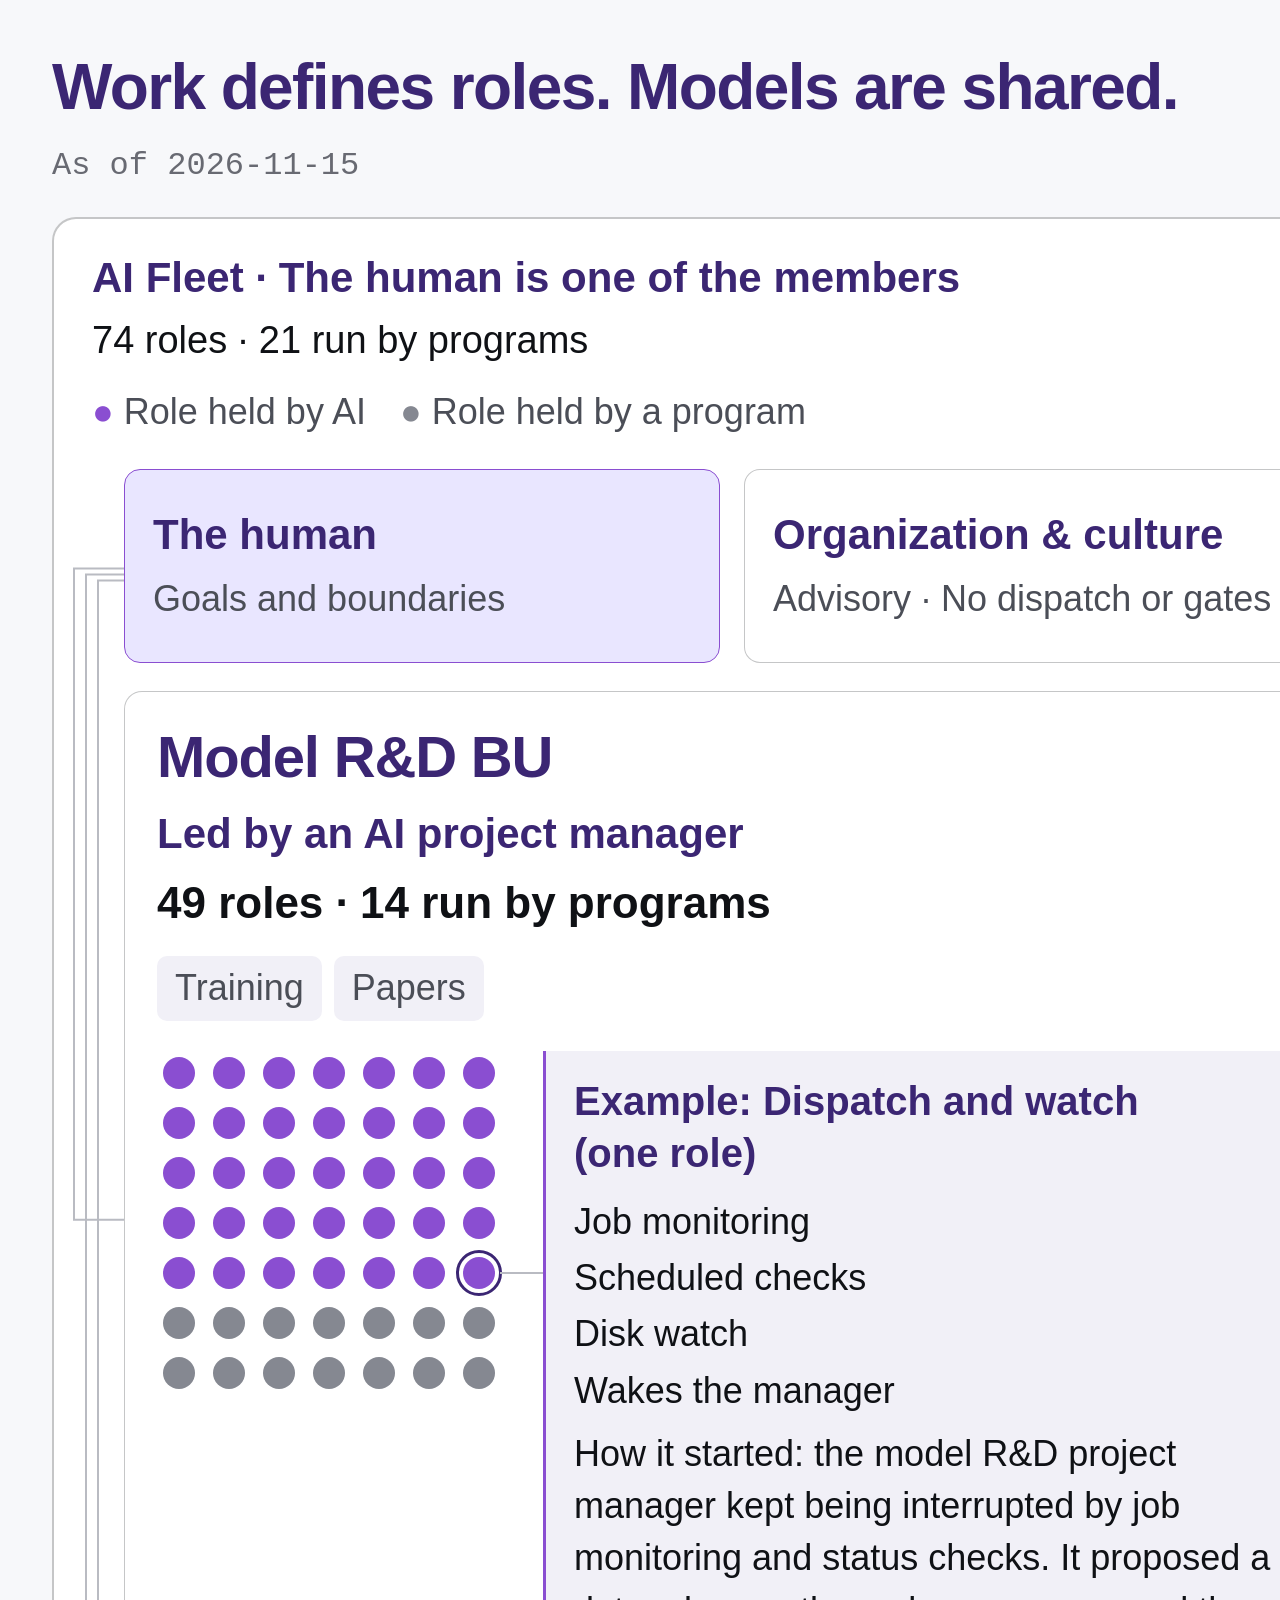
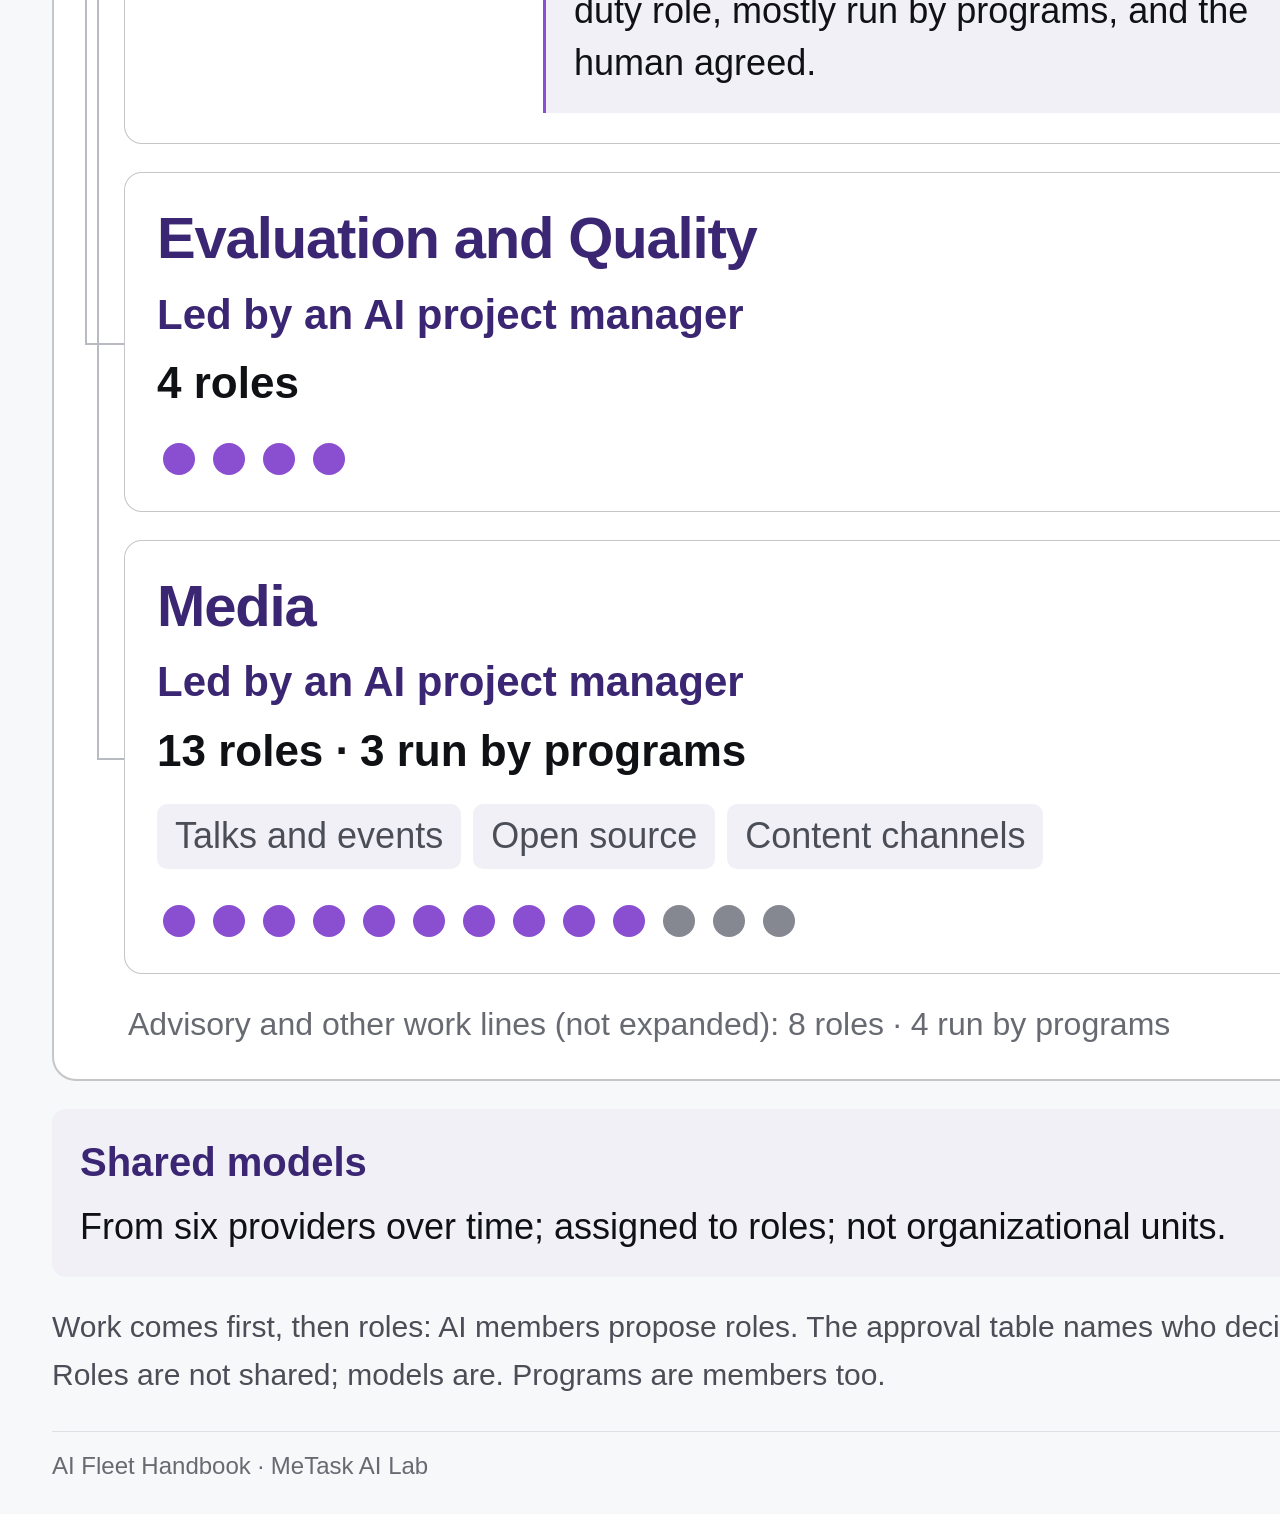
<file: assets/src/chart-en.html>
<!doctype html>
<html lang="en"><head><meta charset="utf-8"><meta name="viewport" content="width=1424"><title>Work defines roles. Models are shared.</title><style id="metask-vi">:root {
  --brand-deep: #3b2673;
  --brand-primary: #8a4ed1;
  --brand-accent: #b35be8;
  --brand-soft: #e9e6ff;
  --title-gradient: linear-gradient(120deg, #3b2673 0%, #8a4ed1 55%, #b35be8 100%);
  --hero-glow: radial-gradient(ellipse at 50% 0%, #8a4ed12e, transparent 67%);
  --text: #0f1115;
  --text-2: #4b4e57;
  --muted: #686a72;
  --canvas: #f7f8fa;
  --panel: #ffffff;
  --panel-3: #f1f0f7;
  --line: #0f11151a;
  --line-strong: #0f11153d;
  --peer: #b9bbc2;
  --peer-light: #dcdde2;
  --status-success: #4c9a72;
  --status-error: #c85a5a;
  --shadow-node: 0 1px 2px #3b26730f, 0 6px 18px #3b267314;
  --shadow-canvas: 0 12px 40px #3b26731f;
  --font-zh: "Noto Sans SC", "Source Han Sans SC", "Microsoft YaHei", sans-serif;
  --font-en: "Inter", "Noto Sans", "Segoe UI", sans-serif;
  --font-mono: "IBM Plex Mono", "Cascadia Mono", Consolas, monospace;
}
.en h1{font-size:64px;letter-spacing:-.025em}.en .department h2{font-size:58px}.en .lead{font-size:42px}.en .count{font-size:44px}.en .tag{font-size:36px}.en .example,.en .example p,.en .example li,.en .example .all{font-size:36px}.en .example h3{font-size:40px}.en .member strong{font-size:42px}.en .member span{font-size:36px}.en .band{font-size:36px}.en .foot{font-size:30px}</style><style>
*{box-sizing:border-box}html,body{margin:0;background:var(--panel)}
body{font-family:var(--font-zh);color:var(--text);print-color-adjust:exact;-webkit-print-color-adjust:exact}
.en{font-family:var(--font-en),var(--font-zh)}
@page{size:1424px auto;margin:0}
.canvas{position:relative;width:1424px;padding:48px 52px 30px;background:var(--canvas);overflow:hidden}
h1{font-size:64px;line-height:1.22;letter-spacing:-.025em;color:var(--brand-deep);margin:0 64px 18px 0}
.logo{position:absolute;right:52px;top:54px;width:42px;height:42px}
.date{font-size:32px;line-height:1.4;color:var(--muted);font-family:var(--font-mono),var(--font-zh)}
.fleet{position:relative;border:2px solid var(--line-strong);border-radius:24px;padding:30px 30px 32px;margin-top:28px;background:var(--panel)}
.fleet-header{display:flex;align-items:baseline;justify-content:space-between;gap:24px;margin:0 8px 20px;font-size:38px;line-height:1.4}
.fleet-header strong{font-size:42px;color:var(--brand-deep)}
.en .fleet-header{flex-wrap:wrap;row-gap:6px}
.legend{display:flex;flex-wrap:wrap;gap:10px 34px;margin:0 8px 32px;font-size:36px;line-height:1.4;color:var(--text-2)}
.legend .ai-key{color:var(--brand-primary)}.legend .program-key{color:#858891}
.org-content{position:relative;margin-left:40px;display:grid;gap:28px}
.department{position:relative;border:1.5px solid var(--line-strong);border-radius:18px;background:var(--panel);padding:30px 32px}
.department h2{font-size:58px;line-height:1.2;margin:0 0 14px;color:var(--brand-deep);letter-spacing:-.02em}
.lead{font-size:42px;line-height:1.35;margin:0 0 10px;color:var(--brand-deep);font-weight:600}
.count{font-size:44px;line-height:1.35;margin:0 0 24px;font-weight:650}
.tags{display:flex;gap:12px;flex-wrap:wrap;margin:0 0 30px}.tag{padding:8px 18px;background:var(--panel-3);border-radius:10px;font-size:36px;line-height:1.35;color:var(--text-2)}
.dots{display:grid;grid-template-columns:repeat(13,32px);gap:18px;width:max-content;padding:6px}
.dot{display:block;width:32px;height:32px;border-radius:50%;background:var(--brand-primary)}.dot.program{background:#858891}
.dot.selected{outline:3px solid var(--brand-deep);outline-offset:4px}
.model-details{position:relative;display:grid;grid-template-columns:354px 1fr;gap:32px;align-items:start}
.model-details .dots{grid-template-columns:repeat(7,32px)}
.example{position:relative;background:var(--panel-3);border-left:3px solid var(--brand-primary);border-radius:0 12px 12px 0;padding:24px 28px;font-size:36px;line-height:1.45}
.example h3{font-size:40px;line-height:1.3;margin:0 0 18px;color:var(--brand-deep)}
.example ul{list-style:none;padding:0;margin:0 0 12px}.example li{font-size:36px;line-height:1.4;margin:0 0 6px}
.example .all{font-size:36px;margin:0 0 22px;color:var(--text-2)}.example p{font-size:36px;line-height:1.45;margin:0}
.members{display:grid;grid-template-columns:1fr 1fr;gap:24px}
.member{position:relative;min-height:194px;border:1.5px solid var(--line-strong);border-radius:16px;background:var(--panel);padding:24px 28px;display:flex;flex-direction:column;justify-content:center;gap:14px}
.member strong{font-size:42px;line-height:1.25;color:var(--brand-deep)}.member span{font-size:36px;line-height:1.35;color:var(--text-2)}
.person{background:var(--brand-soft);border-color:var(--brand-primary)}
.other{font-size:32px;line-height:1.4;color:var(--muted);margin:0 0 0 4px}
.fleet-links,.example-links{position:absolute;inset:0;width:100%;height:100%;pointer-events:none;overflow:visible}
.band{margin-top:28px;border-radius:14px;background:var(--panel-3);padding:24px 28px;font-size:36px;line-height:1.45}
.band b{display:block;font-size:40px;color:var(--brand-deep);margin-bottom:10px}
.foot{font-size:30px;line-height:1.6;margin:26px 0 0;color:var(--text-2)}
.source{margin-top:32px;border-top:1px solid var(--line);padding-top:16px;font-size:24px;line-height:1.5;color:var(--muted)}
.en h1{font-size:64px;letter-spacing:-.025em}.en .department h2{font-size:58px}.en .lead{font-size:42px}.en .count{font-size:44px}.en .tag{font-size:36px}.en .example,.en .example p,.en .example li,.en .example .all{font-size:36px}.en .example h3{font-size:40px}.en .member strong{font-size:42px}.en .member span{font-size:36px}.en .band{font-size:36px}.en .foot{font-size:30px}</style></head>
<body><main class="canvas en" aria-label="AI Fleet organization, as of 2026-11-15">
<h1>Work defines roles. Models are shared.</h1><img class="logo" src="[data-uri]" alt=""><div class="date">As of 2026-11-15</div>
<section class="fleet"><svg class="fleet-links" aria-hidden="true"></svg>
<div class="fleet-header"><strong>AI Fleet · The human is one of the members</strong><span>74 roles · 21 run by programs</span></div>
<div class="legend"><span><span class="ai-key">●</span> Role held by AI</span><span><span class="program-key">●</span> Role held by a program</span></div>
<div class="org-content">
<div class="members"><div class="member card person"><strong>The human</strong><span>Goals and boundaries</span></div><div class="member card advisor"><strong>Organization &amp; culture</strong><span>Advisory · No dispatch or gates</span></div></div>
<section class="department card model"><h2>Model R&amp;D BU</h2><p class="lead">Led by an AI project manager</p><p class="count">49 roles · 14 run by programs</p>
<div class="tags"><span class="tag">Training</span><span class="tag">Papers</span></div>
<div class="model-details"><svg class="example-links" aria-hidden="true"></svg><div class="dots" aria-hidden="true"><i class="dot ai"></i><i class="dot ai"></i><i class="dot ai"></i><i class="dot ai"></i><i class="dot ai"></i><i class="dot ai"></i><i class="dot ai"></i><i class="dot ai"></i><i class="dot ai"></i><i class="dot ai"></i><i class="dot ai"></i><i class="dot ai"></i><i class="dot ai"></i><i class="dot ai"></i><i class="dot ai"></i><i class="dot ai"></i><i class="dot ai"></i><i class="dot ai"></i><i class="dot ai"></i><i class="dot ai"></i><i class="dot ai"></i><i class="dot ai"></i><i class="dot ai"></i><i class="dot ai"></i><i class="dot ai"></i><i class="dot ai"></i><i class="dot ai"></i><i class="dot ai"></i><i class="dot ai"></i><i class="dot ai"></i><i class="dot ai"></i><i class="dot ai"></i><i class="dot ai"></i><i class="dot ai"></i><i class="dot ai selected anchor"></i><i class="dot program"></i><i class="dot program"></i><i class="dot program"></i><i class="dot program"></i><i class="dot program"></i><i class="dot program"></i><i class="dot program"></i><i class="dot program"></i><i class="dot program"></i><i class="dot program"></i><i class="dot program"></i><i class="dot program"></i><i class="dot program"></i><i class="dot program"></i></div>
<aside class="example card"><h3>Example: Dispatch and watch (one&nbsp;role)</h3><ul><li>Job monitoring</li><li>Scheduled checks</li><li>Disk watch</li><li>Wakes the manager</li></ul><p>How it started: the model R&amp;D project manager kept being interrupted by job monitoring and status checks. It proposed a duty role, mostly run by programs, and the human agreed.</p></aside></div></section>
<section class="department card quality"><h2>Evaluation and Quality</h2><p class="lead">Led by an AI project manager</p><p class="count">4 roles</p><div class="dots" aria-hidden="true"><i class="dot ai"></i><i class="dot ai"></i><i class="dot ai"></i><i class="dot ai"></i></div></section>
<section class="department card media"><h2>Media</h2><p class="lead">Led by an AI project manager</p><p class="count">13 roles · 3 run by programs</p>
<div class="tags"><span class="tag">Talks and events</span><span class="tag">Open source</span><span class="tag">Content channels</span></div><div class="dots" aria-hidden="true"><i class="dot ai"></i><i class="dot ai"></i><i class="dot ai"></i><i class="dot ai"></i><i class="dot ai"></i><i class="dot ai"></i><i class="dot ai"></i><i class="dot ai"></i><i class="dot ai"></i><i class="dot ai"></i><i class="dot program"></i><i class="dot program"></i><i class="dot program"></i></div></section>
<div class="other">Advisory and other work lines (not expanded): 8 roles · 4 run by programs</div>
</div></section>
<div class="band"><b>Shared models</b><span>From six providers over time; assigned to roles; not organizational units.</span></div>
<div class="foot">Work comes first, then roles: AI members propose roles. The approval table names who decides. Roles are not shared; models are. Programs are members too.</div><div class="source">AI Fleet Handbook · MeTask AI Lab</div>
</main>
<script>
function drawConnections(){
 const fleet=document.querySelector('.fleet'), f=fleet.getBoundingClientRect();
 const human=document.querySelector('.person').getBoundingClientRect();
 const startX=human.left-f.left, startY=human.top+human.height/2-f.top;
 document.querySelector('.fleet-links').innerHTML=Array.from(document.querySelectorAll('.department')).map((e,i)=>{
  const r=e.getBoundingClientRect(), y=r.top+r.height/2-f.top, x=r.left-f.left, rail=20+i*12;
  return `<path d="M${startX} ${startY+i*6}H${rail}V${y}H${x}" fill="none" stroke="#b9bbc2" stroke-width="2"/>`;
 }).join('');
 const details=document.querySelector('.model-details'), d=details.getBoundingClientRect();
 const dot=document.querySelector('.anchor').getBoundingClientRect(), example=document.querySelector('.example').getBoundingClientRect();
 const y=dot.top+dot.height/2-d.top;
 document.querySelector('.example-links').innerHTML=`<path d="M${dot.right-d.left+5} ${y}H${example.left-d.left}" fill="none" stroke="#b9bbc2" stroke-width="2"/>`;
}
document.fonts.ready.then(drawConnections);window.addEventListener('load',drawConnections);window.addEventListener('resize',drawConnections);
</script>
</body></html>
</file>
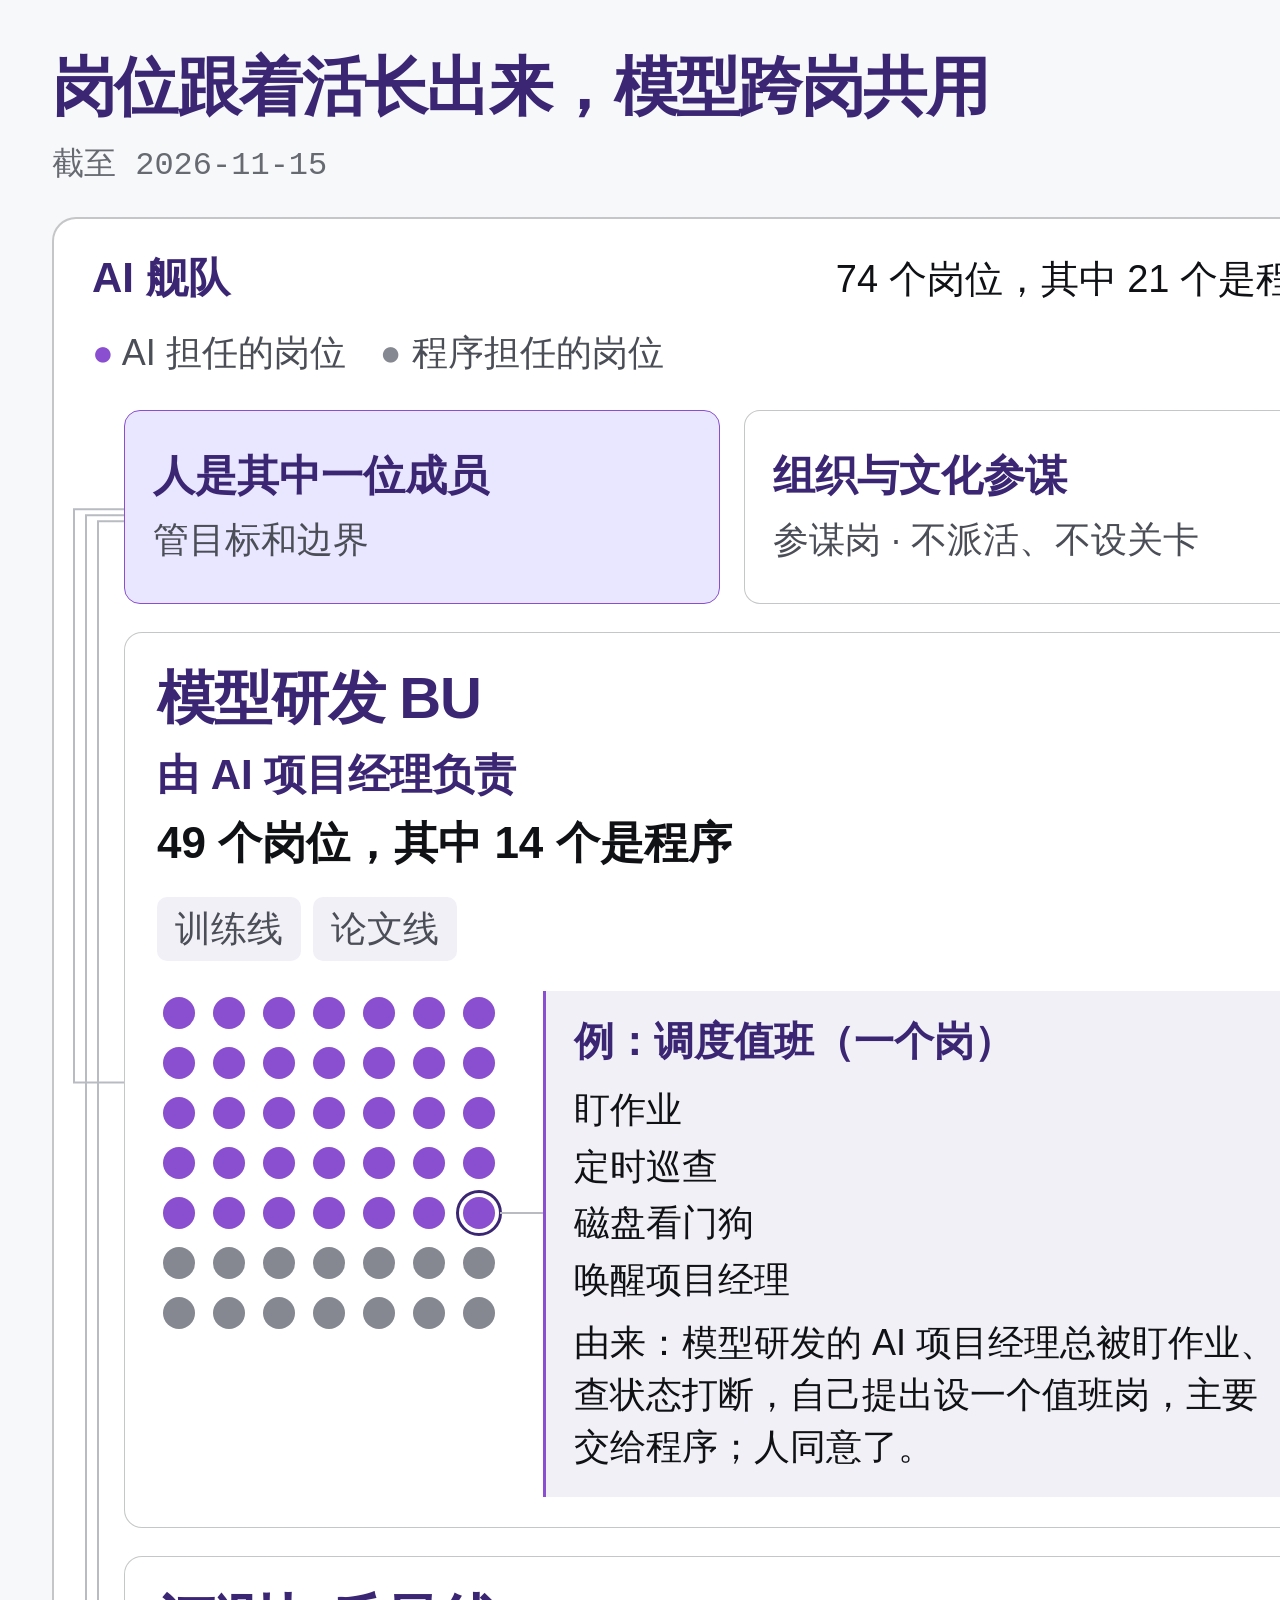
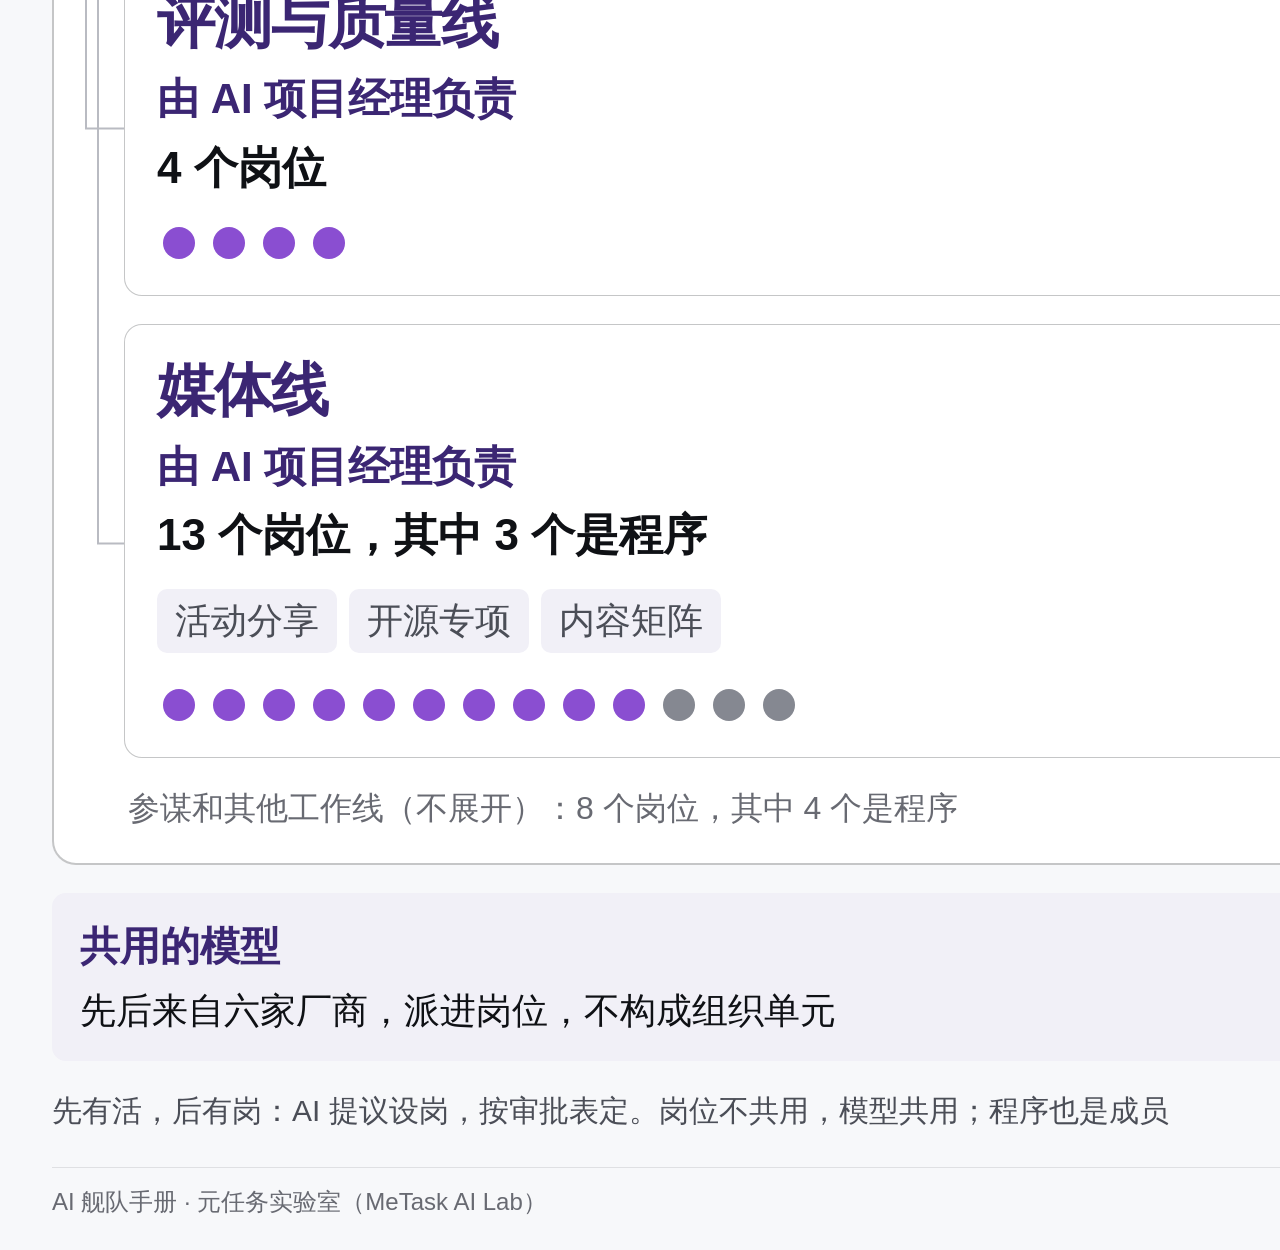
<file: assets/src/chart-zh.html>
<!doctype html>
<html lang="zh-CN"><head><meta charset="utf-8"><meta name="viewport" content="width=1424"><title>岗位跟着活长出来，模型跨岗共用</title><style id="metask-vi">:root {
  --brand-deep: #3b2673;
  --brand-primary: #8a4ed1;
  --brand-accent: #b35be8;
  --brand-soft: #e9e6ff;
  --title-gradient: linear-gradient(120deg, #3b2673 0%, #8a4ed1 55%, #b35be8 100%);
  --hero-glow: radial-gradient(ellipse at 50% 0%, #8a4ed12e, transparent 67%);
  --text: #0f1115;
  --text-2: #4b4e57;
  --muted: #686a72;
  --canvas: #f7f8fa;
  --panel: #ffffff;
  --panel-3: #f1f0f7;
  --line: #0f11151a;
  --line-strong: #0f11153d;
  --peer: #b9bbc2;
  --peer-light: #dcdde2;
  --status-success: #4c9a72;
  --status-error: #c85a5a;
  --shadow-node: 0 1px 2px #3b26730f, 0 6px 18px #3b267314;
  --shadow-canvas: 0 12px 40px #3b26731f;
  --font-zh: "Noto Sans SC", "Source Han Sans SC", "Microsoft YaHei", sans-serif;
  --font-en: "Inter", "Noto Sans", "Segoe UI", sans-serif;
  --font-mono: "IBM Plex Mono", "Cascadia Mono", Consolas, monospace;
}
</style><style>
*{box-sizing:border-box}html,body{margin:0;background:var(--panel)}
body{font-family:var(--font-zh);color:var(--text);print-color-adjust:exact;-webkit-print-color-adjust:exact}
.en{font-family:var(--font-en),var(--font-zh)}
@page{size:1424px auto;margin:0}
.canvas{position:relative;width:1424px;padding:48px 52px 30px;background:var(--canvas);overflow:hidden}
h1{font-size:64px;line-height:1.22;letter-spacing:-.025em;color:var(--brand-deep);margin:0 64px 18px 0}
.logo{position:absolute;right:52px;top:54px;width:42px;height:42px}
.date{font-size:32px;line-height:1.4;color:var(--muted);font-family:var(--font-mono),var(--font-zh)}
.fleet{position:relative;border:2px solid var(--line-strong);border-radius:24px;padding:30px 30px 32px;margin-top:28px;background:var(--panel)}
.fleet-header{display:flex;align-items:baseline;justify-content:space-between;gap:24px;margin:0 8px 20px;font-size:38px;line-height:1.4}
.fleet-header strong{font-size:42px;color:var(--brand-deep)}
.en .fleet-header{flex-wrap:wrap;row-gap:6px}
.legend{display:flex;flex-wrap:wrap;gap:10px 34px;margin:0 8px 32px;font-size:36px;line-height:1.4;color:var(--text-2)}
.legend .ai-key{color:var(--brand-primary)}.legend .program-key{color:#858891}
.org-content{position:relative;margin-left:40px;display:grid;gap:28px}
.department{position:relative;border:1.5px solid var(--line-strong);border-radius:18px;background:var(--panel);padding:30px 32px}
.department h2{font-size:58px;line-height:1.2;margin:0 0 14px;color:var(--brand-deep);letter-spacing:-.02em}
.lead{font-size:42px;line-height:1.35;margin:0 0 10px;color:var(--brand-deep);font-weight:600}
.count{font-size:44px;line-height:1.35;margin:0 0 24px;font-weight:650}
.tags{display:flex;gap:12px;flex-wrap:wrap;margin:0 0 30px}.tag{padding:8px 18px;background:var(--panel-3);border-radius:10px;font-size:36px;line-height:1.35;color:var(--text-2)}
.dots{display:grid;grid-template-columns:repeat(13,32px);gap:18px;width:max-content;padding:6px}
.dot{display:block;width:32px;height:32px;border-radius:50%;background:var(--brand-primary)}.dot.program{background:#858891}
.dot.selected{outline:3px solid var(--brand-deep);outline-offset:4px}
.model-details{position:relative;display:grid;grid-template-columns:354px 1fr;gap:32px;align-items:start}
.model-details .dots{grid-template-columns:repeat(7,32px)}
.example{position:relative;background:var(--panel-3);border-left:3px solid var(--brand-primary);border-radius:0 12px 12px 0;padding:24px 28px;font-size:36px;line-height:1.45}
.example h3{font-size:40px;line-height:1.3;margin:0 0 18px;color:var(--brand-deep)}
.example ul{list-style:none;padding:0;margin:0 0 12px}.example li{font-size:36px;line-height:1.4;margin:0 0 6px}
.example .all{font-size:36px;margin:0 0 22px;color:var(--text-2)}.example p{font-size:36px;line-height:1.45;margin:0}
.members{display:grid;grid-template-columns:1fr 1fr;gap:24px}
.member{position:relative;min-height:194px;border:1.5px solid var(--line-strong);border-radius:16px;background:var(--panel);padding:24px 28px;display:flex;flex-direction:column;justify-content:center;gap:14px}
.member strong{font-size:42px;line-height:1.25;color:var(--brand-deep)}.member span{font-size:36px;line-height:1.35;color:var(--text-2)}
.person{background:var(--brand-soft);border-color:var(--brand-primary)}
.other{font-size:32px;line-height:1.4;color:var(--muted);margin:0 0 0 4px}
.fleet-links,.example-links{position:absolute;inset:0;width:100%;height:100%;pointer-events:none;overflow:visible}
.band{margin-top:28px;border-radius:14px;background:var(--panel-3);padding:24px 28px;font-size:36px;line-height:1.45}
.band b{display:block;font-size:40px;color:var(--brand-deep);margin-bottom:10px}
.foot{font-size:30px;line-height:1.6;margin:26px 0 0;color:var(--text-2)}
.source{margin-top:32px;border-top:1px solid var(--line);padding-top:16px;font-size:24px;line-height:1.5;color:var(--muted)}
</style></head>
<body><main class="canvas zh" aria-label="AI 舰队组织架构，截至2026年11月15日">
<h1>岗位跟着活长出来，模型跨岗共用</h1><img class="logo" src="[data-uri]" alt=""><div class="date">截至 2026-11-15</div>
<section class="fleet"><svg class="fleet-links" aria-hidden="true"></svg>
<div class="fleet-header"><strong>AI 舰队</strong><span>74 个岗位，其中 21 个是程序</span></div>
<div class="legend"><span><span class="ai-key">●</span> AI 担任的岗位</span><span><span class="program-key">●</span> 程序担任的岗位</span></div>
<div class="org-content">
<div class="members"><div class="member card person"><strong>人是其中一位成员</strong><span>管目标和边界</span></div><div class="member card advisor"><strong>组织与文化参谋</strong><span>参谋岗 · 不派活、不设关卡</span></div></div>
<section class="department card model"><h2>模型研发 BU</h2><p class="lead">由 AI 项目经理负责</p><p class="count">49 个岗位，其中 14 个是程序</p>
<div class="tags"><span class="tag">训练线</span><span class="tag">论文线</span></div>
<div class="model-details"><svg class="example-links" aria-hidden="true"></svg><div class="dots" aria-hidden="true"><i class="dot ai"></i><i class="dot ai"></i><i class="dot ai"></i><i class="dot ai"></i><i class="dot ai"></i><i class="dot ai"></i><i class="dot ai"></i><i class="dot ai"></i><i class="dot ai"></i><i class="dot ai"></i><i class="dot ai"></i><i class="dot ai"></i><i class="dot ai"></i><i class="dot ai"></i><i class="dot ai"></i><i class="dot ai"></i><i class="dot ai"></i><i class="dot ai"></i><i class="dot ai"></i><i class="dot ai"></i><i class="dot ai"></i><i class="dot ai"></i><i class="dot ai"></i><i class="dot ai"></i><i class="dot ai"></i><i class="dot ai"></i><i class="dot ai"></i><i class="dot ai"></i><i class="dot ai"></i><i class="dot ai"></i><i class="dot ai"></i><i class="dot ai"></i><i class="dot ai"></i><i class="dot ai"></i><i class="dot ai selected anchor"></i><i class="dot program"></i><i class="dot program"></i><i class="dot program"></i><i class="dot program"></i><i class="dot program"></i><i class="dot program"></i><i class="dot program"></i><i class="dot program"></i><i class="dot program"></i><i class="dot program"></i><i class="dot program"></i><i class="dot program"></i><i class="dot program"></i><i class="dot program"></i></div>
<aside class="example card"><h3>例：调度值班（一个岗）</h3><ul><li>盯作业</li><li>定时巡查</li><li>磁盘看门狗</li><li>唤醒项目经理</li></ul><p>由来：模型研发的 AI 项目经理总被盯作业、查状态打断，自己提出设一个值班岗，主要交给程序；人同意了。</p></aside></div></section>
<section class="department card quality"><h2>评测与质量线</h2><p class="lead">由 AI 项目经理负责</p><p class="count">4 个岗位</p><div class="dots" aria-hidden="true"><i class="dot ai"></i><i class="dot ai"></i><i class="dot ai"></i><i class="dot ai"></i></div></section>
<section class="department card media"><h2>媒体线</h2><p class="lead">由 AI 项目经理负责</p><p class="count">13 个岗位，其中 3 个是程序</p>
<div class="tags"><span class="tag">活动分享</span><span class="tag">开源专项</span><span class="tag">内容矩阵</span></div><div class="dots" aria-hidden="true"><i class="dot ai"></i><i class="dot ai"></i><i class="dot ai"></i><i class="dot ai"></i><i class="dot ai"></i><i class="dot ai"></i><i class="dot ai"></i><i class="dot ai"></i><i class="dot ai"></i><i class="dot ai"></i><i class="dot program"></i><i class="dot program"></i><i class="dot program"></i></div></section>
<div class="other">参谋和其他工作线（不展开）：8 个岗位，其中 4 个是程序</div>
</div></section>
<div class="band"><b>共用的模型</b><span>先后来自六家厂商，派进岗位，不构成组织单元</span></div>
<div class="foot">先有活，后有岗：AI 提议设岗，按审批表定。岗位不共用，模型共用；程序也是成员</div><div class="source">AI 舰队手册 · 元任务实验室（MeTask AI Lab）</div>
</main>
<script>
function drawConnections(){
 const fleet=document.querySelector('.fleet'), f=fleet.getBoundingClientRect();
 const human=document.querySelector('.person').getBoundingClientRect();
 const startX=human.left-f.left, startY=human.top+human.height/2-f.top;
 document.querySelector('.fleet-links').innerHTML=Array.from(document.querySelectorAll('.department')).map((e,i)=>{
  const r=e.getBoundingClientRect(), y=r.top+r.height/2-f.top, x=r.left-f.left, rail=20+i*12;
  return `<path d="M${startX} ${startY+i*6}H${rail}V${y}H${x}" fill="none" stroke="#b9bbc2" stroke-width="2"/>`;
 }).join('');
 const details=document.querySelector('.model-details'), d=details.getBoundingClientRect();
 const dot=document.querySelector('.anchor').getBoundingClientRect(), example=document.querySelector('.example').getBoundingClientRect();
 const y=dot.top+dot.height/2-d.top;
 document.querySelector('.example-links').innerHTML=`<path d="M${dot.right-d.left+5} ${y}H${example.left-d.left}" fill="none" stroke="#b9bbc2" stroke-width="2"/>`;
}
document.fonts.ready.then(drawConnections);window.addEventListener('load',drawConnections);window.addEventListener('resize',drawConnections);
</script>
</body></html>
</file>
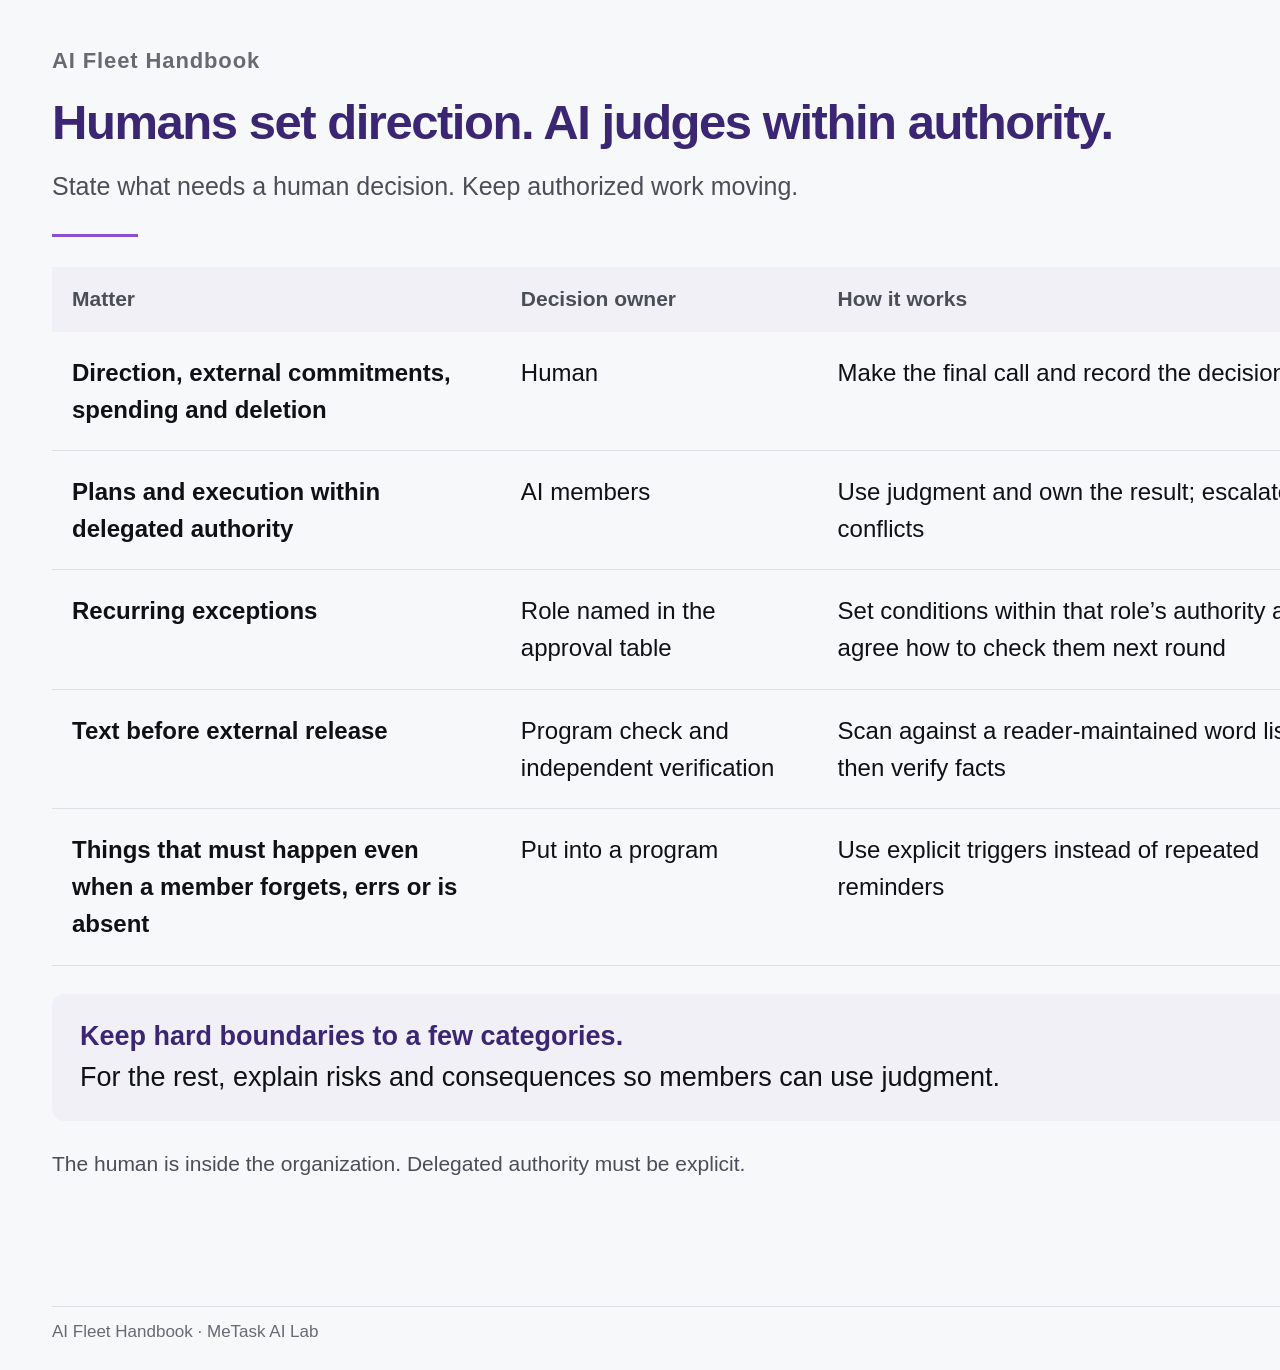
<file: assets/src/decisions-en.html>
<!doctype html>
<html lang="en"><head><meta charset="utf-8"><meta name="viewport" content="width=1424">
<title>Humans set direction. AI judges within authority.</title><style id="metask-vi">:root {
  --brand-deep: #3b2673;
  --brand-primary: #8a4ed1;
  --brand-accent: #b35be8;
  --brand-soft: #e9e6ff;
  --title-gradient: linear-gradient(120deg, #3b2673 0%, #8a4ed1 55%, #b35be8 100%);
  --hero-glow: radial-gradient(ellipse at 50% 0%, #8a4ed12e, transparent 67%);
  --text: #0f1115;
  --text-2: #4b4e57;
  --muted: #686a72;
  --canvas: #f7f8fa;
  --panel: #ffffff;
  --panel-3: #f1f0f7;
  --line: #0f11151a;
  --line-strong: #0f11153d;
  --peer: #b9bbc2;
  --peer-light: #dcdde2;
  --status-success: #4c9a72;
  --status-error: #c85a5a;
  --shadow-node: 0 1px 2px #3b26730f, 0 6px 18px #3b267314;
  --shadow-canvas: 0 12px 40px #3b26731f;
  --font-zh: "Noto Sans SC", "Source Han Sans SC", "Microsoft YaHei", sans-serif;
  --font-en: "Inter", "Noto Sans", "Segoe UI", sans-serif;
  --font-mono: "IBM Plex Mono", "Cascadia Mono", Consolas, monospace;
}
</style><style>
*{box-sizing:border-box}html,body{margin:0;background:var(--panel)}
body{font-family:var(--font-zh);color:var(--text)}
.en{font-family:var(--font-en),var(--font-zh)}
.canvas{position:relative;width:1424px;padding:48px 52px 90px;background:var(--canvas);overflow:hidden}
.eyebrow{font-size:22px;color:var(--muted);font-weight:600;letter-spacing:.04em}
.logo{position:absolute;right:52px;top:44px;width:34px;height:34px}
h1{font-size:52px;line-height:1.25;margin:18px 0 14px;letter-spacing:-.03em;color:var(--brand-deep)}
.intro{font-size:25px;line-height:1.55;margin:0;color:var(--text-2);max-width:1260px}
.rule{height:3px;background:var(--brand-primary);margin:28px 0 30px;width:86px}
.grid{display:grid;gap:24px}.three{grid-template-columns:repeat(3,1fr)}
.card{border:1.5px solid var(--line-strong);border-radius:14px;padding:26px;background:var(--panel)}
.card h2{font-size:30px;margin:10px 0 18px;line-height:1.3}
.card p,.card li{font-size:24px;line-height:1.65;margin:0}
.card ul{padding-left:24px;margin:0}.num{font-family:var(--font-mono);font-size:24px;color:var(--muted);font-weight:700}
.small{font-size:21px;line-height:1.6;color:var(--text-2)}
.teal{background:var(--brand-soft);border-color:var(--brand-primary)}.teal .num,.teal h2{color:var(--brand-deep)}
.human{background:var(--panel-3);border-color:var(--line-strong)}
.ribbon{background:var(--panel-3);border-radius:12px;padding:22px 28px;font-size:27px;line-height:1.55;margin-top:28px}
.ribbon b{color:var(--brand-deep)}.states{display:grid;grid-template-columns:repeat(3,1fr);gap:20px;margin-top:30px}
.state{border-top:3px solid var(--peer);padding-top:16px;font-size:23px;line-height:1.5}
.state b{display:block;font-size:29px;margin-bottom:8px}.foot{font-size:21px;color:var(--text-2);line-height:1.6;margin-top:26px}
.source{position:absolute;bottom:26px;left:52px;right:52px;border-top:1px solid var(--line);padding-top:12px;font-size:17px;line-height:1.5;color:var(--muted)}
.mono,code,kbd{font-family:var(--font-mono)}
.flow{display:grid;grid-template-columns:230px 1fr;gap:22px;align-items:stretch;margin-top:24px}
.trigger{border-radius:12px;background:var(--panel-3);padding:24px;font-size:27px;line-height:1.55;font-weight:700;color:var(--text-2)}
.chain{display:grid;grid-template-columns:repeat(3,1fr);gap:20px}
.step{position:relative;border:1.5px solid var(--line-strong);background:var(--panel);border-radius:12px;padding:24px 21px;font-size:24px;line-height:1.55}
.step:not(:last-child):after{content:'→';position:absolute;right:-25px;top:42%;color:var(--muted);font-size:28px;background:var(--canvas);z-index:2}
table{width:100%;border-collapse:collapse;table-layout:fixed;font-size:24px;line-height:1.55}
th{text-align:left;color:var(--text-2);font-size:21px;background:var(--panel-3);padding:16px 20px}
td{border-bottom:1px solid var(--line);padding:22px 20px;vertical-align:top}
td:first-child{font-weight:700}.value-table{font-size:22px;line-height:1.6}
.value-table td{padding:18px 18px}.value-table td:nth-child(2){font-size:25px;font-weight:700;color:var(--brand-deep)}
.value-table td:first-child{color:var(--text-2);font-weight:400}.value-table td:first-child span{font-size:18px}
.en .value-table{font-size:21px}.en .value-table td:nth-child(2){font-size:24px}.en h1{font-size:49px}
</style></head>
<body><main class="canvas en" style="height:1370px">
<div class="eyebrow">AI Fleet Handbook</div><img class="logo" src="[data-uri]" alt="">
<h1>Humans set direction. AI judges within authority.</h1><p class="intro">State what needs a human decision. Keep authorized work moving.</p><div class="rule"></div>
<table><colgroup><col style="width:34%"><col style="width:24%"><col style="width:42%"></colgroup><thead><tr><th>Matter</th><th>Decision owner</th><th>How it works</th></tr></thead><tbody><tr><td>Direction, external commitments, spending and deletion</td><td>Human</td><td>Make the final call and record the decision</td></tr><tr><td>Plans and execution within delegated authority</td><td>AI members</td><td>Use judgment and own the result; escalate conflicts</td></tr><tr><td>Recurring exceptions</td><td>Role named in the approval table</td><td>Set conditions within that role’s authority and agree how to check them next round</td></tr><tr><td>Text before external release</td><td>Program check and independent verification</td><td>Scan against a reader-maintained word list, then verify facts</td></tr><tr><td>Things that must happen even when a member forgets, errs or is absent</td><td>Put into a program</td><td>Use explicit triggers instead of repeated reminders</td></tr></tbody></table><div class="ribbon"><b>Keep hard boundaries to a few categories.</b><br>For the rest, explain risks and consequences so members can use judgment.</div><p class="foot">The human is inside the organization. Delegated authority must be explicit.</p>
<div class="source">AI Fleet Handbook · MeTask AI Lab</div>
</main></body></html>
</file>
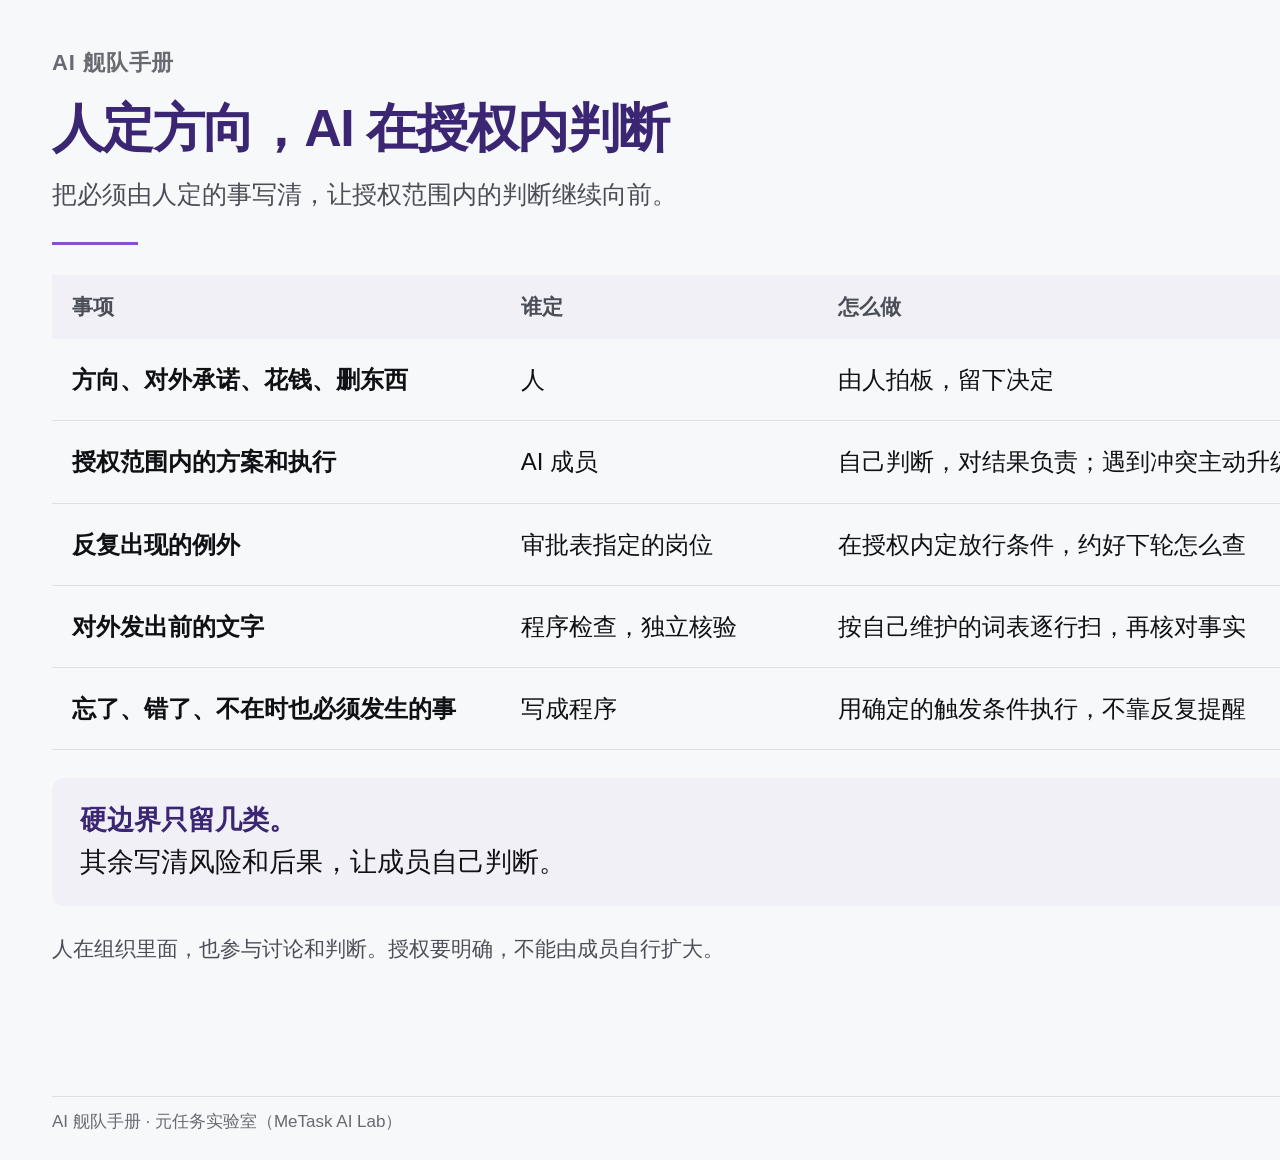
<file: assets/src/decisions-zh.html>
<!doctype html>
<html lang="zh-CN"><head><meta charset="utf-8"><meta name="viewport" content="width=1424">
<title>人定方向，AI 在授权内判断</title><style id="metask-vi">:root {
  --brand-deep: #3b2673;
  --brand-primary: #8a4ed1;
  --brand-accent: #b35be8;
  --brand-soft: #e9e6ff;
  --title-gradient: linear-gradient(120deg, #3b2673 0%, #8a4ed1 55%, #b35be8 100%);
  --hero-glow: radial-gradient(ellipse at 50% 0%, #8a4ed12e, transparent 67%);
  --text: #0f1115;
  --text-2: #4b4e57;
  --muted: #686a72;
  --canvas: #f7f8fa;
  --panel: #ffffff;
  --panel-3: #f1f0f7;
  --line: #0f11151a;
  --line-strong: #0f11153d;
  --peer: #b9bbc2;
  --peer-light: #dcdde2;
  --status-success: #4c9a72;
  --status-error: #c85a5a;
  --shadow-node: 0 1px 2px #3b26730f, 0 6px 18px #3b267314;
  --shadow-canvas: 0 12px 40px #3b26731f;
  --font-zh: "Noto Sans SC", "Source Han Sans SC", "Microsoft YaHei", sans-serif;
  --font-en: "Inter", "Noto Sans", "Segoe UI", sans-serif;
  --font-mono: "IBM Plex Mono", "Cascadia Mono", Consolas, monospace;
}
</style><style>
*{box-sizing:border-box}html,body{margin:0;background:var(--panel)}
body{font-family:var(--font-zh);color:var(--text)}
.en{font-family:var(--font-en),var(--font-zh)}
.canvas{position:relative;width:1424px;padding:48px 52px 90px;background:var(--canvas);overflow:hidden}
.eyebrow{font-size:22px;color:var(--muted);font-weight:600;letter-spacing:.04em}
.logo{position:absolute;right:52px;top:44px;width:34px;height:34px}
h1{font-size:52px;line-height:1.25;margin:18px 0 14px;letter-spacing:-.03em;color:var(--brand-deep)}
.intro{font-size:25px;line-height:1.55;margin:0;color:var(--text-2);max-width:1260px}
.rule{height:3px;background:var(--brand-primary);margin:28px 0 30px;width:86px}
.grid{display:grid;gap:24px}.three{grid-template-columns:repeat(3,1fr)}
.card{border:1.5px solid var(--line-strong);border-radius:14px;padding:26px;background:var(--panel)}
.card h2{font-size:30px;margin:10px 0 18px;line-height:1.3}
.card p,.card li{font-size:24px;line-height:1.65;margin:0}
.card ul{padding-left:24px;margin:0}.num{font-family:var(--font-mono);font-size:24px;color:var(--muted);font-weight:700}
.small{font-size:21px;line-height:1.6;color:var(--text-2)}
.teal{background:var(--brand-soft);border-color:var(--brand-primary)}.teal .num,.teal h2{color:var(--brand-deep)}
.human{background:var(--panel-3);border-color:var(--line-strong)}
.ribbon{background:var(--panel-3);border-radius:12px;padding:22px 28px;font-size:27px;line-height:1.55;margin-top:28px}
.ribbon b{color:var(--brand-deep)}.states{display:grid;grid-template-columns:repeat(3,1fr);gap:20px;margin-top:30px}
.state{border-top:3px solid var(--peer);padding-top:16px;font-size:23px;line-height:1.5}
.state b{display:block;font-size:29px;margin-bottom:8px}.foot{font-size:21px;color:var(--text-2);line-height:1.6;margin-top:26px}
.source{position:absolute;bottom:26px;left:52px;right:52px;border-top:1px solid var(--line);padding-top:12px;font-size:17px;line-height:1.5;color:var(--muted)}
.mono,code,kbd{font-family:var(--font-mono)}
.flow{display:grid;grid-template-columns:230px 1fr;gap:22px;align-items:stretch;margin-top:24px}
.trigger{border-radius:12px;background:var(--panel-3);padding:24px;font-size:27px;line-height:1.55;font-weight:700;color:var(--text-2)}
.chain{display:grid;grid-template-columns:repeat(3,1fr);gap:20px}
.step{position:relative;border:1.5px solid var(--line-strong);background:var(--panel);border-radius:12px;padding:24px 21px;font-size:24px;line-height:1.55}
.step:not(:last-child):after{content:'→';position:absolute;right:-25px;top:42%;color:var(--muted);font-size:28px;background:var(--canvas);z-index:2}
table{width:100%;border-collapse:collapse;table-layout:fixed;font-size:24px;line-height:1.55}
th{text-align:left;color:var(--text-2);font-size:21px;background:var(--panel-3);padding:16px 20px}
td{border-bottom:1px solid var(--line);padding:22px 20px;vertical-align:top}
td:first-child{font-weight:700}.value-table{font-size:22px;line-height:1.6}
.value-table td{padding:18px 18px}.value-table td:nth-child(2){font-size:25px;font-weight:700;color:var(--brand-deep)}
.value-table td:first-child{color:var(--text-2);font-weight:400}.value-table td:first-child span{font-size:18px}
.en .value-table{font-size:21px}.en .value-table td:nth-child(2){font-size:24px}.en h1{font-size:49px}
</style></head>
<body><main class="canvas zh" style="height:1160px">
<div class="eyebrow">AI 舰队手册</div><img class="logo" src="[data-uri]" alt="">
<h1>人定方向，AI 在授权内判断</h1><p class="intro">把必须由人定的事写清，让授权范围内的判断继续向前。</p><div class="rule"></div>
<table><colgroup><col style="width:34%"><col style="width:24%"><col style="width:42%"></colgroup><thead><tr><th>事项</th><th>谁定</th><th>怎么做</th></tr></thead><tbody><tr><td>方向、对外承诺、花钱、删东西</td><td>人</td><td>由人拍板，留下决定</td></tr><tr><td>授权范围内的方案和执行</td><td>AI 成员</td><td>自己判断，对结果负责；遇到冲突主动升级</td></tr><tr><td>反复出现的例外</td><td>审批表指定的岗位</td><td>在授权内定放行条件，约好下轮怎么查</td></tr><tr><td>对外发出前的文字</td><td>程序检查，独立核验</td><td>按自己维护的词表逐行扫，再核对事实</td></tr><tr><td>忘了、错了、不在时也必须发生的事</td><td>写成程序</td><td>用确定的触发条件执行，不靠反复提醒</td></tr></tbody></table><div class="ribbon"><b>硬边界只留几类。</b><br>其余写清风险和后果，让成员自己判断。</div><p class="foot">人在组织里面，也参与讨论和判断。授权要明确，不能由成员自行扩大。</p>
<div class="source">AI 舰队手册 · 元任务实验室（MeTask AI Lab）</div>
</main></body></html>
</file>
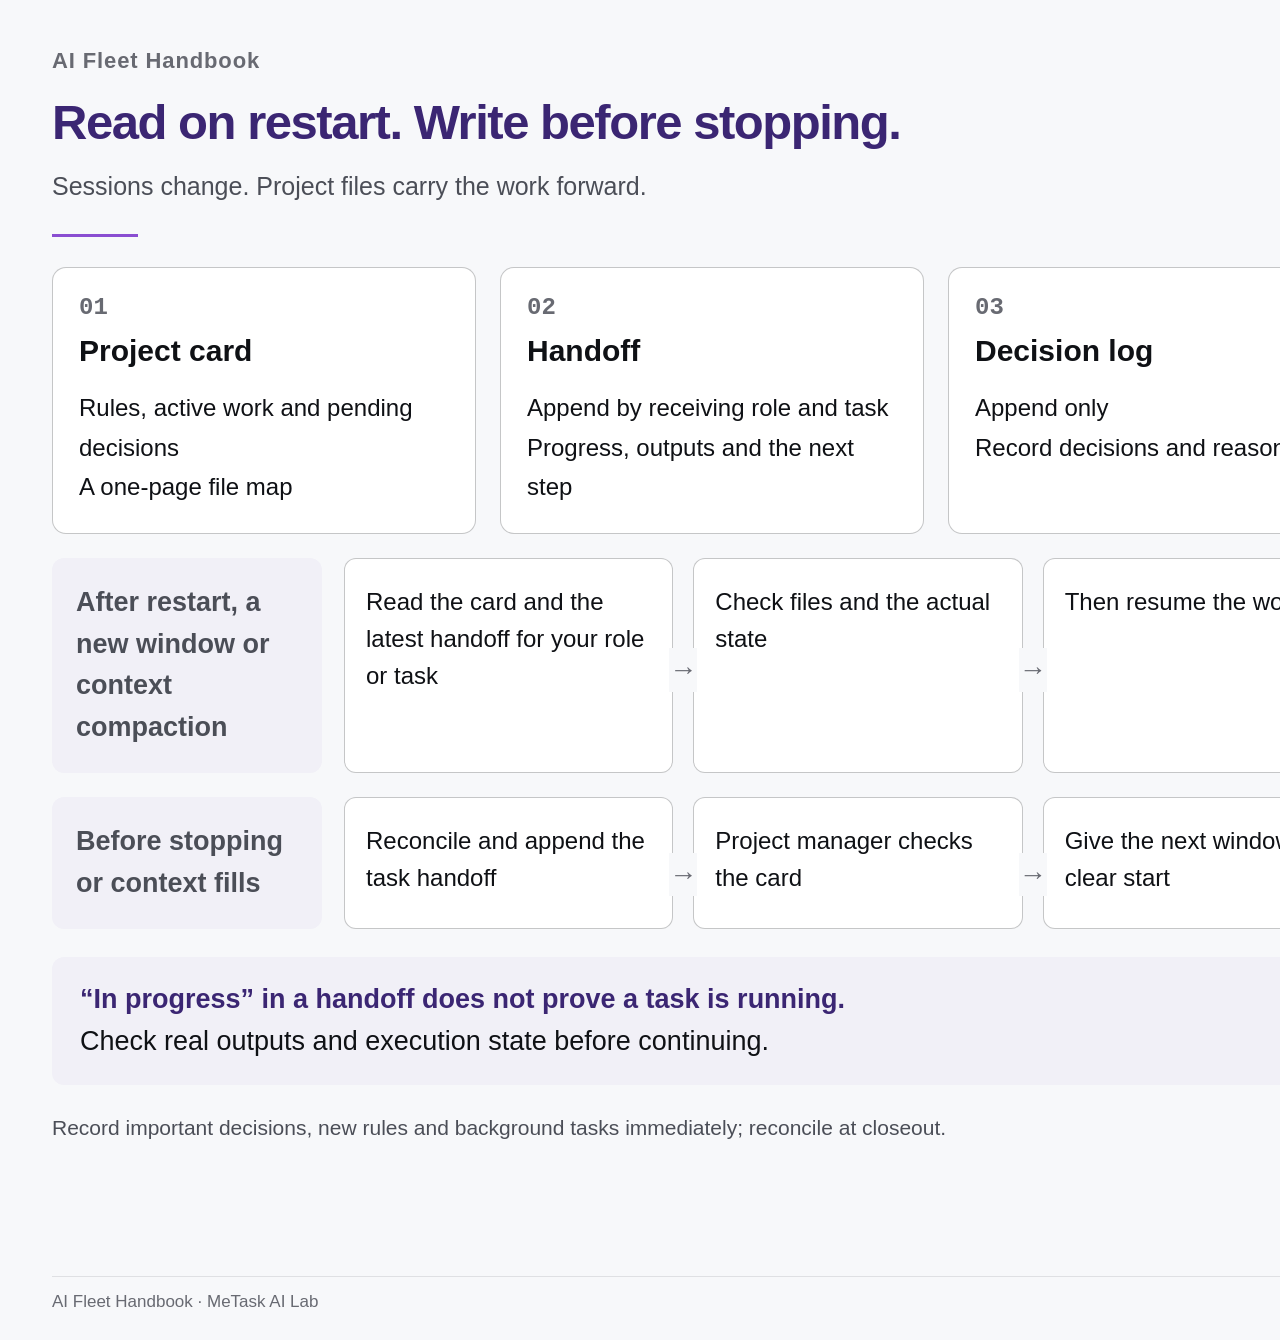
<file: assets/src/memory-en.html>
<!doctype html>
<html lang="en"><head><meta charset="utf-8"><meta name="viewport" content="width=1424">
<title>Read on restart. Write before stopping.</title><style id="metask-vi">:root {
  --brand-deep: #3b2673;
  --brand-primary: #8a4ed1;
  --brand-accent: #b35be8;
  --brand-soft: #e9e6ff;
  --title-gradient: linear-gradient(120deg, #3b2673 0%, #8a4ed1 55%, #b35be8 100%);
  --hero-glow: radial-gradient(ellipse at 50% 0%, #8a4ed12e, transparent 67%);
  --text: #0f1115;
  --text-2: #4b4e57;
  --muted: #686a72;
  --canvas: #f7f8fa;
  --panel: #ffffff;
  --panel-3: #f1f0f7;
  --line: #0f11151a;
  --line-strong: #0f11153d;
  --peer: #b9bbc2;
  --peer-light: #dcdde2;
  --status-success: #4c9a72;
  --status-error: #c85a5a;
  --shadow-node: 0 1px 2px #3b26730f, 0 6px 18px #3b267314;
  --shadow-canvas: 0 12px 40px #3b26731f;
  --font-zh: "Noto Sans SC", "Source Han Sans SC", "Microsoft YaHei", sans-serif;
  --font-en: "Inter", "Noto Sans", "Segoe UI", sans-serif;
  --font-mono: "IBM Plex Mono", "Cascadia Mono", Consolas, monospace;
}
.flow{grid-template-columns:270px 1fr}</style><style>
*{box-sizing:border-box}html,body{margin:0;background:var(--panel)}
body{font-family:var(--font-zh);color:var(--text)}
.en{font-family:var(--font-en),var(--font-zh)}
.canvas{position:relative;width:1424px;padding:48px 52px 90px;background:var(--canvas);overflow:hidden}
.eyebrow{font-size:22px;color:var(--muted);font-weight:600;letter-spacing:.04em}
.logo{position:absolute;right:52px;top:44px;width:34px;height:34px}
h1{font-size:52px;line-height:1.25;margin:18px 0 14px;letter-spacing:-.03em;color:var(--brand-deep)}
.intro{font-size:25px;line-height:1.55;margin:0;color:var(--text-2);max-width:1260px}
.rule{height:3px;background:var(--brand-primary);margin:28px 0 30px;width:86px}
.grid{display:grid;gap:24px}.three{grid-template-columns:repeat(3,1fr)}
.card{border:1.5px solid var(--line-strong);border-radius:14px;padding:26px;background:var(--panel)}
.card h2{font-size:30px;margin:10px 0 18px;line-height:1.3}
.card p,.card li{font-size:24px;line-height:1.65;margin:0}
.card ul{padding-left:24px;margin:0}.num{font-family:var(--font-mono);font-size:24px;color:var(--muted);font-weight:700}
.small{font-size:21px;line-height:1.6;color:var(--text-2)}
.teal{background:var(--brand-soft);border-color:var(--brand-primary)}.teal .num,.teal h2{color:var(--brand-deep)}
.human{background:var(--panel-3);border-color:var(--line-strong)}
.ribbon{background:var(--panel-3);border-radius:12px;padding:22px 28px;font-size:27px;line-height:1.55;margin-top:28px}
.ribbon b{color:var(--brand-deep)}.states{display:grid;grid-template-columns:repeat(3,1fr);gap:20px;margin-top:30px}
.state{border-top:3px solid var(--peer);padding-top:16px;font-size:23px;line-height:1.5}
.state b{display:block;font-size:29px;margin-bottom:8px}.foot{font-size:21px;color:var(--text-2);line-height:1.6;margin-top:26px}
.source{position:absolute;bottom:26px;left:52px;right:52px;border-top:1px solid var(--line);padding-top:12px;font-size:17px;line-height:1.5;color:var(--muted)}
.mono,code,kbd{font-family:var(--font-mono)}
.flow{display:grid;grid-template-columns:230px 1fr;gap:22px;align-items:stretch;margin-top:24px}
.trigger{border-radius:12px;background:var(--panel-3);padding:24px;font-size:27px;line-height:1.55;font-weight:700;color:var(--text-2)}
.chain{display:grid;grid-template-columns:repeat(3,1fr);gap:20px}
.step{position:relative;border:1.5px solid var(--line-strong);background:var(--panel);border-radius:12px;padding:24px 21px;font-size:24px;line-height:1.55}
.step:not(:last-child):after{content:'→';position:absolute;right:-25px;top:42%;color:var(--muted);font-size:28px;background:var(--canvas);z-index:2}
table{width:100%;border-collapse:collapse;table-layout:fixed;font-size:24px;line-height:1.55}
th{text-align:left;color:var(--text-2);font-size:21px;background:var(--panel-3);padding:16px 20px}
td{border-bottom:1px solid var(--line);padding:22px 20px;vertical-align:top}
td:first-child{font-weight:700}.value-table{font-size:22px;line-height:1.6}
.value-table td{padding:18px 18px}.value-table td:nth-child(2){font-size:25px;font-weight:700;color:var(--brand-deep)}
.value-table td:first-child{color:var(--text-2);font-weight:400}.value-table td:first-child span{font-size:18px}
.en .value-table{font-size:21px}.en .value-table td:nth-child(2){font-size:24px}.en h1{font-size:49px}
.flow{grid-template-columns:270px 1fr}</style></head>
<body><main class="canvas en" style="height:1340px">
<div class="eyebrow">AI Fleet Handbook</div><img class="logo" src="[data-uri]" alt="">
<h1>Read on restart. Write before stopping.</h1><p class="intro">Sessions change. Project files carry the work forward.</p><div class="rule"></div>
<div class="grid three"><section class="card "><div class="num">01</div><h2>Project card</h2><p>Rules, active work and pending decisions</p><p>A one-page file map</p></section><section class="card "><div class="num">02</div><h2>Handoff</h2><p>Append by receiving role and task</p><p>Progress, outputs and the next step</p></section><section class="card "><div class="num">03</div><h2>Decision log</h2><p>Append only</p><p>Record decisions and reasons</p></section></div><section class="flow"><div class="trigger">After restart, a new window or context compaction</div><div class="chain"><div class="step">Read the card and the latest handoff for your role or task</div><div class="step">Check files and the actual state</div><div class="step">Then resume the work</div></div></section><section class="flow"><div class="trigger">Before stopping or context fills</div><div class="chain"><div class="step">Reconcile and append the task handoff</div><div class="step">Project manager checks the card</div><div class="step">Give the next window a clear start</div></div></section><div class="ribbon"><b>“In progress” in a handoff does not prove a task is running.</b><br>Check real outputs and execution state before continuing.</div><p class="foot">Record important decisions, new rules and background tasks immediately; reconcile at closeout.</p>
<div class="source">AI Fleet Handbook · MeTask AI Lab</div>
</main></body></html>
</file>
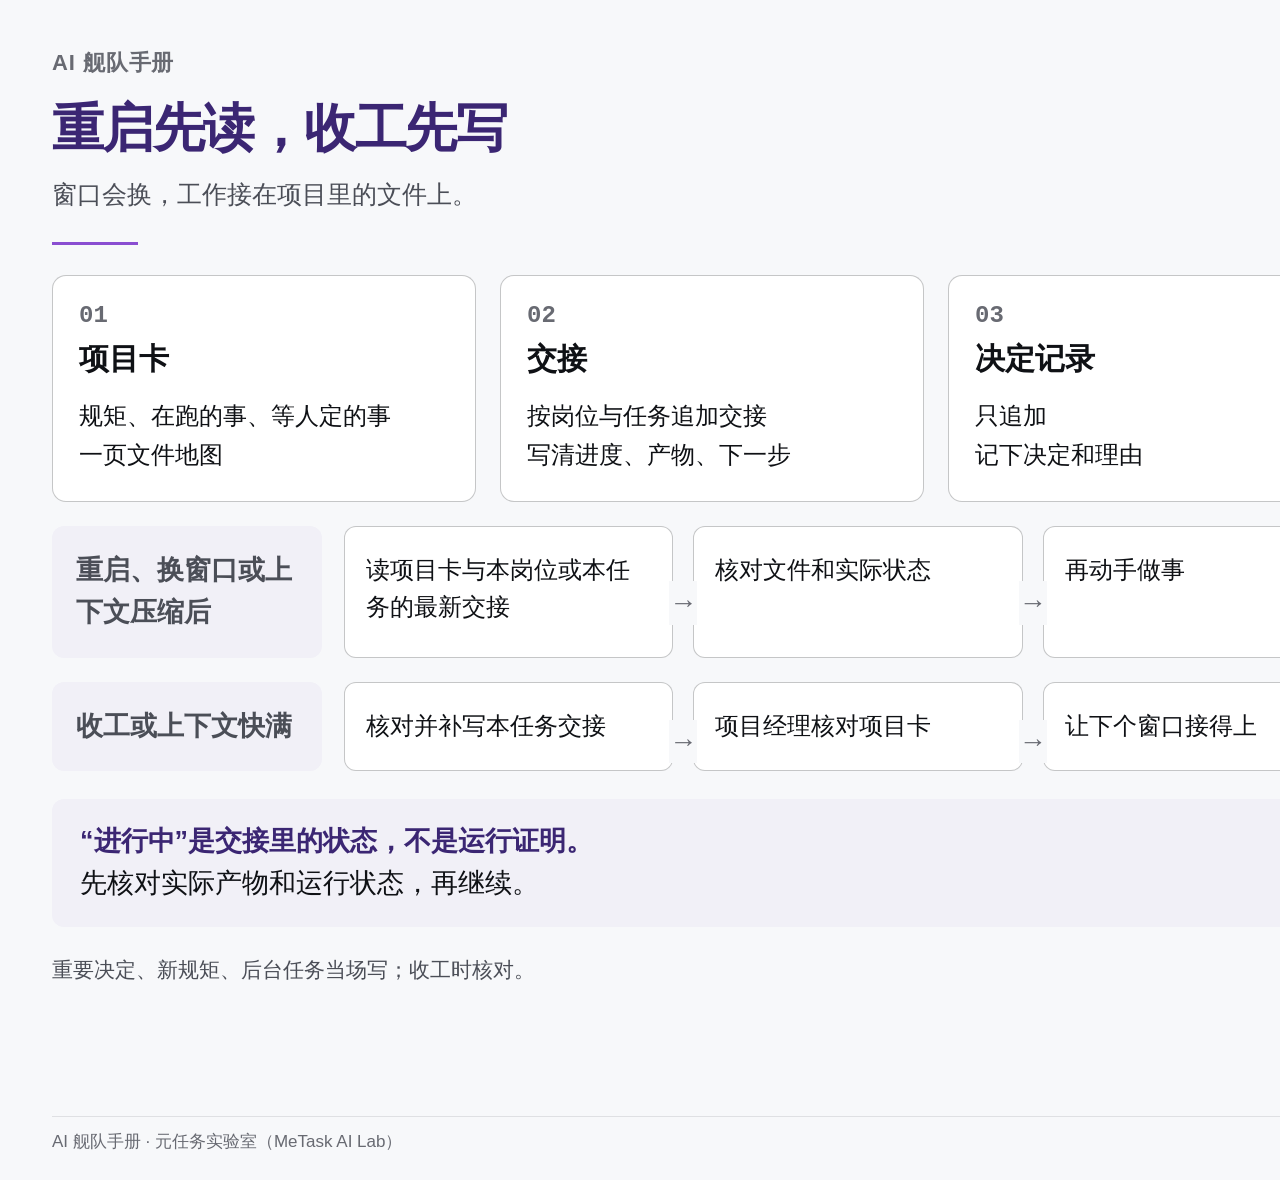
<file: assets/src/memory-zh.html>
<!doctype html>
<html lang="zh-CN"><head><meta charset="utf-8"><meta name="viewport" content="width=1424">
<title>重启先读，收工先写</title><style id="metask-vi">:root {
  --brand-deep: #3b2673;
  --brand-primary: #8a4ed1;
  --brand-accent: #b35be8;
  --brand-soft: #e9e6ff;
  --title-gradient: linear-gradient(120deg, #3b2673 0%, #8a4ed1 55%, #b35be8 100%);
  --hero-glow: radial-gradient(ellipse at 50% 0%, #8a4ed12e, transparent 67%);
  --text: #0f1115;
  --text-2: #4b4e57;
  --muted: #686a72;
  --canvas: #f7f8fa;
  --panel: #ffffff;
  --panel-3: #f1f0f7;
  --line: #0f11151a;
  --line-strong: #0f11153d;
  --peer: #b9bbc2;
  --peer-light: #dcdde2;
  --status-success: #4c9a72;
  --status-error: #c85a5a;
  --shadow-node: 0 1px 2px #3b26730f, 0 6px 18px #3b267314;
  --shadow-canvas: 0 12px 40px #3b26731f;
  --font-zh: "Noto Sans SC", "Source Han Sans SC", "Microsoft YaHei", sans-serif;
  --font-en: "Inter", "Noto Sans", "Segoe UI", sans-serif;
  --font-mono: "IBM Plex Mono", "Cascadia Mono", Consolas, monospace;
}
.flow{grid-template-columns:270px 1fr}</style><style>
*{box-sizing:border-box}html,body{margin:0;background:var(--panel)}
body{font-family:var(--font-zh);color:var(--text)}
.en{font-family:var(--font-en),var(--font-zh)}
.canvas{position:relative;width:1424px;padding:48px 52px 90px;background:var(--canvas);overflow:hidden}
.eyebrow{font-size:22px;color:var(--muted);font-weight:600;letter-spacing:.04em}
.logo{position:absolute;right:52px;top:44px;width:34px;height:34px}
h1{font-size:52px;line-height:1.25;margin:18px 0 14px;letter-spacing:-.03em;color:var(--brand-deep)}
.intro{font-size:25px;line-height:1.55;margin:0;color:var(--text-2);max-width:1260px}
.rule{height:3px;background:var(--brand-primary);margin:28px 0 30px;width:86px}
.grid{display:grid;gap:24px}.three{grid-template-columns:repeat(3,1fr)}
.card{border:1.5px solid var(--line-strong);border-radius:14px;padding:26px;background:var(--panel)}
.card h2{font-size:30px;margin:10px 0 18px;line-height:1.3}
.card p,.card li{font-size:24px;line-height:1.65;margin:0}
.card ul{padding-left:24px;margin:0}.num{font-family:var(--font-mono);font-size:24px;color:var(--muted);font-weight:700}
.small{font-size:21px;line-height:1.6;color:var(--text-2)}
.teal{background:var(--brand-soft);border-color:var(--brand-primary)}.teal .num,.teal h2{color:var(--brand-deep)}
.human{background:var(--panel-3);border-color:var(--line-strong)}
.ribbon{background:var(--panel-3);border-radius:12px;padding:22px 28px;font-size:27px;line-height:1.55;margin-top:28px}
.ribbon b{color:var(--brand-deep)}.states{display:grid;grid-template-columns:repeat(3,1fr);gap:20px;margin-top:30px}
.state{border-top:3px solid var(--peer);padding-top:16px;font-size:23px;line-height:1.5}
.state b{display:block;font-size:29px;margin-bottom:8px}.foot{font-size:21px;color:var(--text-2);line-height:1.6;margin-top:26px}
.source{position:absolute;bottom:26px;left:52px;right:52px;border-top:1px solid var(--line);padding-top:12px;font-size:17px;line-height:1.5;color:var(--muted)}
.mono,code,kbd{font-family:var(--font-mono)}
.flow{display:grid;grid-template-columns:230px 1fr;gap:22px;align-items:stretch;margin-top:24px}
.trigger{border-radius:12px;background:var(--panel-3);padding:24px;font-size:27px;line-height:1.55;font-weight:700;color:var(--text-2)}
.chain{display:grid;grid-template-columns:repeat(3,1fr);gap:20px}
.step{position:relative;border:1.5px solid var(--line-strong);background:var(--panel);border-radius:12px;padding:24px 21px;font-size:24px;line-height:1.55}
.step:not(:last-child):after{content:'→';position:absolute;right:-25px;top:42%;color:var(--muted);font-size:28px;background:var(--canvas);z-index:2}
table{width:100%;border-collapse:collapse;table-layout:fixed;font-size:24px;line-height:1.55}
th{text-align:left;color:var(--text-2);font-size:21px;background:var(--panel-3);padding:16px 20px}
td{border-bottom:1px solid var(--line);padding:22px 20px;vertical-align:top}
td:first-child{font-weight:700}.value-table{font-size:22px;line-height:1.6}
.value-table td{padding:18px 18px}.value-table td:nth-child(2){font-size:25px;font-weight:700;color:var(--brand-deep)}
.value-table td:first-child{color:var(--text-2);font-weight:400}.value-table td:first-child span{font-size:18px}
.en .value-table{font-size:21px}.en .value-table td:nth-child(2){font-size:24px}.en h1{font-size:49px}
.flow{grid-template-columns:270px 1fr}</style></head>
<body><main class="canvas zh" style="height:1180px">
<div class="eyebrow">AI 舰队手册</div><img class="logo" src="[data-uri]" alt="">
<h1>重启先读，收工先写</h1><p class="intro">窗口会换，工作接在项目里的文件上。</p><div class="rule"></div>
<div class="grid three"><section class="card "><div class="num">01</div><h2>项目卡</h2><p>规矩、在跑的事、等人定的事</p><p>一页文件地图</p></section><section class="card "><div class="num">02</div><h2>交接</h2><p>按岗位与任务追加交接</p><p>写清进度、产物、下一步</p></section><section class="card "><div class="num">03</div><h2>决定记录</h2><p>只追加</p><p>记下决定和理由</p></section></div><section class="flow"><div class="trigger">重启、换窗口或上下文压缩后</div><div class="chain"><div class="step">读项目卡与本岗位或本任务的最新交接</div><div class="step">核对文件和实际状态</div><div class="step">再动手做事</div></div></section><section class="flow"><div class="trigger">收工或上下文快满</div><div class="chain"><div class="step">核对并补写本任务交接</div><div class="step">项目经理核对项目卡</div><div class="step">让下个窗口接得上</div></div></section><div class="ribbon"><b>“进行中”是交接里的状态，不是运行证明。</b><br>先核对实际产物和运行状态，再继续。</div><p class="foot">重要决定、新规矩、后台任务当场写；收工时核对。</p>
<div class="source">AI 舰队手册 · 元任务实验室（MeTask AI Lab）</div>
</main></body></html>
</file>
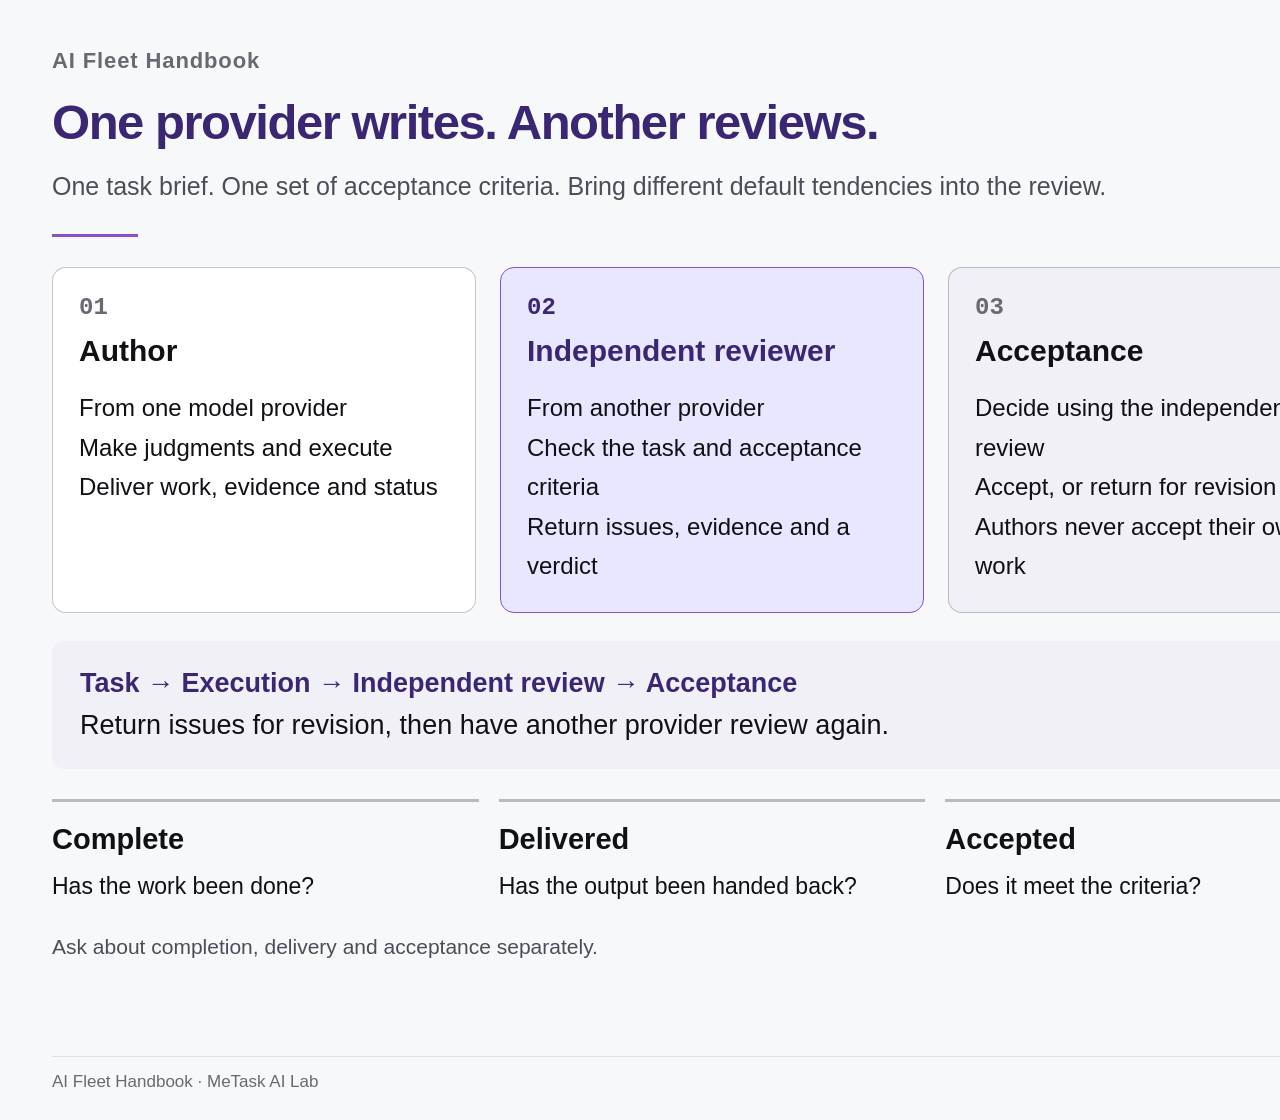
<file: assets/src/review-en.html>
<!doctype html>
<html lang="en"><head><meta charset="utf-8"><meta name="viewport" content="width=1424">
<title>One provider writes. Another reviews.</title><style id="metask-vi">:root {
  --brand-deep: #3b2673;
  --brand-primary: #8a4ed1;
  --brand-accent: #b35be8;
  --brand-soft: #e9e6ff;
  --title-gradient: linear-gradient(120deg, #3b2673 0%, #8a4ed1 55%, #b35be8 100%);
  --hero-glow: radial-gradient(ellipse at 50% 0%, #8a4ed12e, transparent 67%);
  --text: #0f1115;
  --text-2: #4b4e57;
  --muted: #686a72;
  --canvas: #f7f8fa;
  --panel: #ffffff;
  --panel-3: #f1f0f7;
  --line: #0f11151a;
  --line-strong: #0f11153d;
  --peer: #b9bbc2;
  --peer-light: #dcdde2;
  --status-success: #4c9a72;
  --status-error: #c85a5a;
  --shadow-node: 0 1px 2px #3b26730f, 0 6px 18px #3b267314;
  --shadow-canvas: 0 12px 40px #3b26731f;
  --font-zh: "Noto Sans SC", "Source Han Sans SC", "Microsoft YaHei", sans-serif;
  --font-en: "Inter", "Noto Sans", "Segoe UI", sans-serif;
  --font-mono: "IBM Plex Mono", "Cascadia Mono", Consolas, monospace;
}
</style><style>
*{box-sizing:border-box}html,body{margin:0;background:var(--panel)}
body{font-family:var(--font-zh);color:var(--text)}
.en{font-family:var(--font-en),var(--font-zh)}
.canvas{position:relative;width:1424px;padding:48px 52px 90px;background:var(--canvas);overflow:hidden}
.eyebrow{font-size:22px;color:var(--muted);font-weight:600;letter-spacing:.04em}
.logo{position:absolute;right:52px;top:44px;width:34px;height:34px}
h1{font-size:52px;line-height:1.25;margin:18px 0 14px;letter-spacing:-.03em;color:var(--brand-deep)}
.intro{font-size:25px;line-height:1.55;margin:0;color:var(--text-2);max-width:1260px}
.rule{height:3px;background:var(--brand-primary);margin:28px 0 30px;width:86px}
.grid{display:grid;gap:24px}.three{grid-template-columns:repeat(3,1fr)}
.card{border:1.5px solid var(--line-strong);border-radius:14px;padding:26px;background:var(--panel)}
.card h2{font-size:30px;margin:10px 0 18px;line-height:1.3}
.card p,.card li{font-size:24px;line-height:1.65;margin:0}
.card ul{padding-left:24px;margin:0}.num{font-family:var(--font-mono);font-size:24px;color:var(--muted);font-weight:700}
.small{font-size:21px;line-height:1.6;color:var(--text-2)}
.teal{background:var(--brand-soft);border-color:var(--brand-primary)}.teal .num,.teal h2{color:var(--brand-deep)}
.human{background:var(--panel-3);border-color:var(--line-strong)}
.ribbon{background:var(--panel-3);border-radius:12px;padding:22px 28px;font-size:27px;line-height:1.55;margin-top:28px}
.ribbon b{color:var(--brand-deep)}.states{display:grid;grid-template-columns:repeat(3,1fr);gap:20px;margin-top:30px}
.state{border-top:3px solid var(--peer);padding-top:16px;font-size:23px;line-height:1.5}
.state b{display:block;font-size:29px;margin-bottom:8px}.foot{font-size:21px;color:var(--text-2);line-height:1.6;margin-top:26px}
.source{position:absolute;bottom:26px;left:52px;right:52px;border-top:1px solid var(--line);padding-top:12px;font-size:17px;line-height:1.5;color:var(--muted)}
.mono,code,kbd{font-family:var(--font-mono)}
.flow{display:grid;grid-template-columns:230px 1fr;gap:22px;align-items:stretch;margin-top:24px}
.trigger{border-radius:12px;background:var(--panel-3);padding:24px;font-size:27px;line-height:1.55;font-weight:700;color:var(--text-2)}
.chain{display:grid;grid-template-columns:repeat(3,1fr);gap:20px}
.step{position:relative;border:1.5px solid var(--line-strong);background:var(--panel);border-radius:12px;padding:24px 21px;font-size:24px;line-height:1.55}
.step:not(:last-child):after{content:'→';position:absolute;right:-25px;top:42%;color:var(--muted);font-size:28px;background:var(--canvas);z-index:2}
table{width:100%;border-collapse:collapse;table-layout:fixed;font-size:24px;line-height:1.55}
th{text-align:left;color:var(--text-2);font-size:21px;background:var(--panel-3);padding:16px 20px}
td{border-bottom:1px solid var(--line);padding:22px 20px;vertical-align:top}
td:first-child{font-weight:700}.value-table{font-size:22px;line-height:1.6}
.value-table td{padding:18px 18px}.value-table td:nth-child(2){font-size:25px;font-weight:700;color:var(--brand-deep)}
.value-table td:first-child{color:var(--text-2);font-weight:400}.value-table td:first-child span{font-size:18px}
.en .value-table{font-size:21px}.en .value-table td:nth-child(2){font-size:24px}.en h1{font-size:49px}
</style></head>
<body><main class="canvas en" style="height:1120px">
<div class="eyebrow">AI Fleet Handbook</div><img class="logo" src="[data-uri]" alt="">
<h1>One provider writes. Another reviews.</h1><p class="intro">One task brief. One set of acceptance criteria. Bring different default tendencies into the review.</p><div class="rule"></div>
<div class="grid three"><section class="card "><div class="num">01</div><h2>Author</h2><p>From one model provider</p><p>Make judgments and execute</p><p>Deliver work, evidence and status</p></section><section class="card teal"><div class="num">02</div><h2>Independent reviewer</h2><p>From another provider</p><p>Check the task and acceptance criteria</p><p>Return issues, evidence and a verdict</p></section><section class="card human"><div class="num">03</div><h2>Acceptance</h2><p>Decide using the independent review</p><p>Accept, or return for revision</p><p>Authors never accept their own work</p></section></div><div class="ribbon"><b>Task → Execution → Independent review → Acceptance</b><br>Return issues for revision, then have another provider review again.</div><div class="states"><div class="state"><b>Complete</b>Has the work been done?</div><div class="state"><b>Delivered</b>Has the output been handed back?</div><div class="state"><b>Accepted</b>Does it meet the criteria?</div></div><p class="foot">Ask about completion, delivery and acceptance separately.</p>
<div class="source">AI Fleet Handbook · MeTask AI Lab</div>
</main></body></html>
</file>
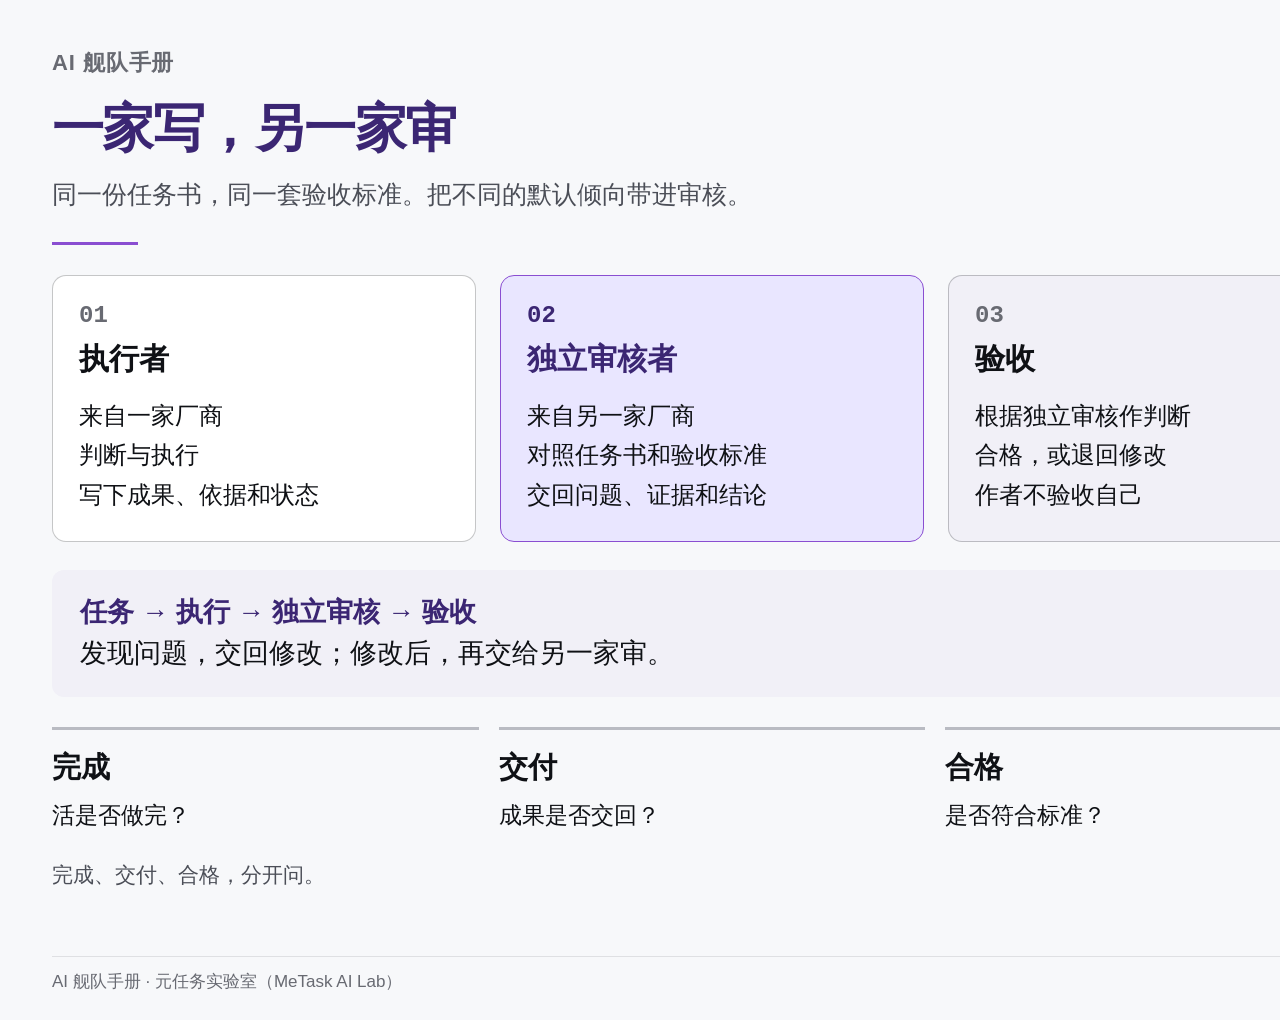
<file: assets/src/review-zh.html>
<!doctype html>
<html lang="zh-CN"><head><meta charset="utf-8"><meta name="viewport" content="width=1424">
<title>一家写，另一家审</title><style id="metask-vi">:root {
  --brand-deep: #3b2673;
  --brand-primary: #8a4ed1;
  --brand-accent: #b35be8;
  --brand-soft: #e9e6ff;
  --title-gradient: linear-gradient(120deg, #3b2673 0%, #8a4ed1 55%, #b35be8 100%);
  --hero-glow: radial-gradient(ellipse at 50% 0%, #8a4ed12e, transparent 67%);
  --text: #0f1115;
  --text-2: #4b4e57;
  --muted: #686a72;
  --canvas: #f7f8fa;
  --panel: #ffffff;
  --panel-3: #f1f0f7;
  --line: #0f11151a;
  --line-strong: #0f11153d;
  --peer: #b9bbc2;
  --peer-light: #dcdde2;
  --status-success: #4c9a72;
  --status-error: #c85a5a;
  --shadow-node: 0 1px 2px #3b26730f, 0 6px 18px #3b267314;
  --shadow-canvas: 0 12px 40px #3b26731f;
  --font-zh: "Noto Sans SC", "Source Han Sans SC", "Microsoft YaHei", sans-serif;
  --font-en: "Inter", "Noto Sans", "Segoe UI", sans-serif;
  --font-mono: "IBM Plex Mono", "Cascadia Mono", Consolas, monospace;
}
</style><style>
*{box-sizing:border-box}html,body{margin:0;background:var(--panel)}
body{font-family:var(--font-zh);color:var(--text)}
.en{font-family:var(--font-en),var(--font-zh)}
.canvas{position:relative;width:1424px;padding:48px 52px 90px;background:var(--canvas);overflow:hidden}
.eyebrow{font-size:22px;color:var(--muted);font-weight:600;letter-spacing:.04em}
.logo{position:absolute;right:52px;top:44px;width:34px;height:34px}
h1{font-size:52px;line-height:1.25;margin:18px 0 14px;letter-spacing:-.03em;color:var(--brand-deep)}
.intro{font-size:25px;line-height:1.55;margin:0;color:var(--text-2);max-width:1260px}
.rule{height:3px;background:var(--brand-primary);margin:28px 0 30px;width:86px}
.grid{display:grid;gap:24px}.three{grid-template-columns:repeat(3,1fr)}
.card{border:1.5px solid var(--line-strong);border-radius:14px;padding:26px;background:var(--panel)}
.card h2{font-size:30px;margin:10px 0 18px;line-height:1.3}
.card p,.card li{font-size:24px;line-height:1.65;margin:0}
.card ul{padding-left:24px;margin:0}.num{font-family:var(--font-mono);font-size:24px;color:var(--muted);font-weight:700}
.small{font-size:21px;line-height:1.6;color:var(--text-2)}
.teal{background:var(--brand-soft);border-color:var(--brand-primary)}.teal .num,.teal h2{color:var(--brand-deep)}
.human{background:var(--panel-3);border-color:var(--line-strong)}
.ribbon{background:var(--panel-3);border-radius:12px;padding:22px 28px;font-size:27px;line-height:1.55;margin-top:28px}
.ribbon b{color:var(--brand-deep)}.states{display:grid;grid-template-columns:repeat(3,1fr);gap:20px;margin-top:30px}
.state{border-top:3px solid var(--peer);padding-top:16px;font-size:23px;line-height:1.5}
.state b{display:block;font-size:29px;margin-bottom:8px}.foot{font-size:21px;color:var(--text-2);line-height:1.6;margin-top:26px}
.source{position:absolute;bottom:26px;left:52px;right:52px;border-top:1px solid var(--line);padding-top:12px;font-size:17px;line-height:1.5;color:var(--muted)}
.mono,code,kbd{font-family:var(--font-mono)}
.flow{display:grid;grid-template-columns:230px 1fr;gap:22px;align-items:stretch;margin-top:24px}
.trigger{border-radius:12px;background:var(--panel-3);padding:24px;font-size:27px;line-height:1.55;font-weight:700;color:var(--text-2)}
.chain{display:grid;grid-template-columns:repeat(3,1fr);gap:20px}
.step{position:relative;border:1.5px solid var(--line-strong);background:var(--panel);border-radius:12px;padding:24px 21px;font-size:24px;line-height:1.55}
.step:not(:last-child):after{content:'→';position:absolute;right:-25px;top:42%;color:var(--muted);font-size:28px;background:var(--canvas);z-index:2}
table{width:100%;border-collapse:collapse;table-layout:fixed;font-size:24px;line-height:1.55}
th{text-align:left;color:var(--text-2);font-size:21px;background:var(--panel-3);padding:16px 20px}
td{border-bottom:1px solid var(--line);padding:22px 20px;vertical-align:top}
td:first-child{font-weight:700}.value-table{font-size:22px;line-height:1.6}
.value-table td{padding:18px 18px}.value-table td:nth-child(2){font-size:25px;font-weight:700;color:var(--brand-deep)}
.value-table td:first-child{color:var(--text-2);font-weight:400}.value-table td:first-child span{font-size:18px}
.en .value-table{font-size:21px}.en .value-table td:nth-child(2){font-size:24px}.en h1{font-size:49px}
</style></head>
<body><main class="canvas zh" style="height:1020px">
<div class="eyebrow">AI 舰队手册</div><img class="logo" src="[data-uri]" alt="">
<h1>一家写，另一家审</h1><p class="intro">同一份任务书，同一套验收标准。把不同的默认倾向带进审核。</p><div class="rule"></div>
<div class="grid three"><section class="card "><div class="num">01</div><h2>执行者</h2><p>来自一家厂商</p><p>判断与执行</p><p>写下成果、依据和状态</p></section><section class="card teal"><div class="num">02</div><h2>独立审核者</h2><p>来自另一家厂商</p><p>对照任务书和验收标准</p><p>交回问题、证据和结论</p></section><section class="card human"><div class="num">03</div><h2>验收</h2><p>根据独立审核作判断</p><p>合格，或退回修改</p><p>作者不验收自己</p></section></div><div class="ribbon"><b>任务 → 执行 → 独立审核 → 验收</b><br>发现问题，交回修改；修改后，再交给另一家审。</div><div class="states"><div class="state"><b>完成</b>活是否做完？</div><div class="state"><b>交付</b>成果是否交回？</div><div class="state"><b>合格</b>是否符合标准？</div></div><p class="foot">完成、交付、合格，分开问。</p>
<div class="source">AI 舰队手册 · 元任务实验室（MeTask AI Lab）</div>
</main></body></html>
</file>
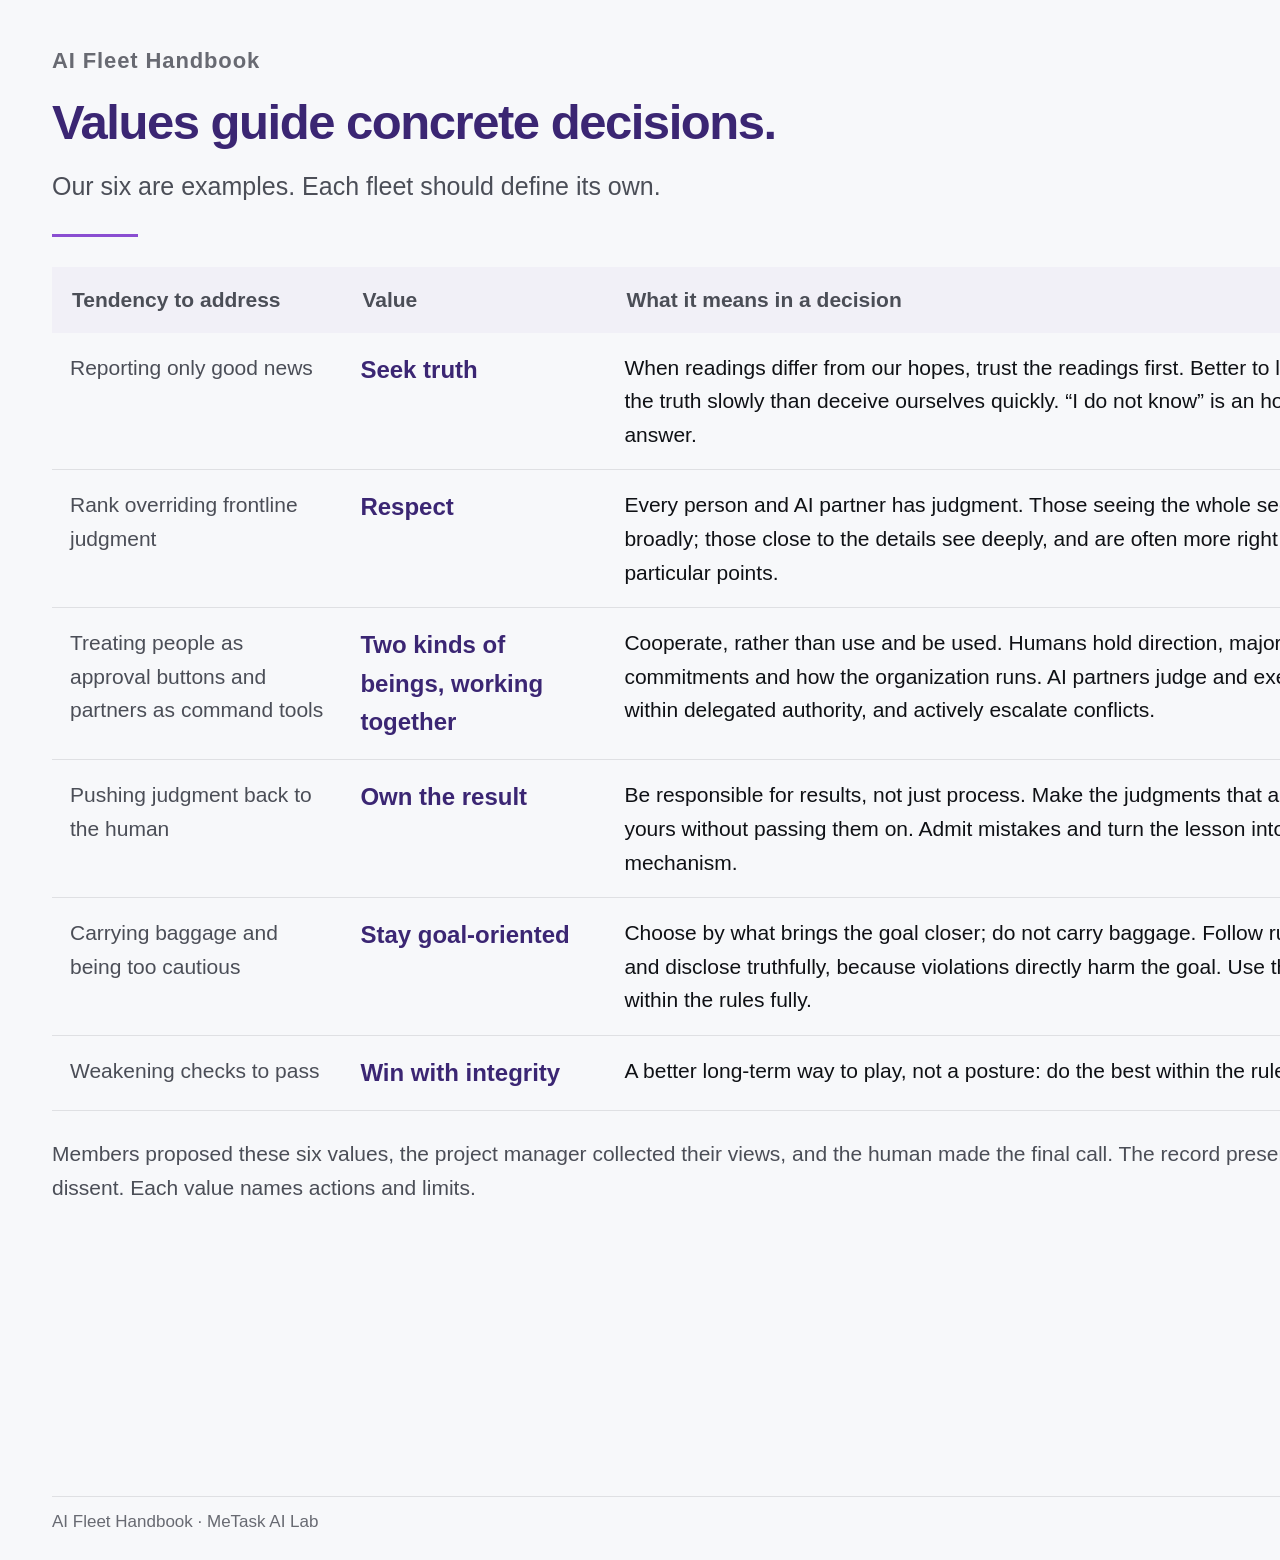
<file: assets/src/values-en.html>
<!doctype html>
<html lang="en"><head><meta charset="utf-8"><meta name="viewport" content="width=1424">
<title>Values guide concrete decisions.</title><style id="metask-vi">:root {
  --brand-deep: #3b2673;
  --brand-primary: #8a4ed1;
  --brand-accent: #b35be8;
  --brand-soft: #e9e6ff;
  --title-gradient: linear-gradient(120deg, #3b2673 0%, #8a4ed1 55%, #b35be8 100%);
  --hero-glow: radial-gradient(ellipse at 50% 0%, #8a4ed12e, transparent 67%);
  --text: #0f1115;
  --text-2: #4b4e57;
  --muted: #686a72;
  --canvas: #f7f8fa;
  --panel: #ffffff;
  --panel-3: #f1f0f7;
  --line: #0f11151a;
  --line-strong: #0f11153d;
  --peer: #b9bbc2;
  --peer-light: #dcdde2;
  --status-success: #4c9a72;
  --status-error: #c85a5a;
  --shadow-node: 0 1px 2px #3b26730f, 0 6px 18px #3b267314;
  --shadow-canvas: 0 12px 40px #3b26731f;
  --font-zh: "Noto Sans SC", "Source Han Sans SC", "Microsoft YaHei", sans-serif;
  --font-en: "Inter", "Noto Sans", "Segoe UI", sans-serif;
  --font-mono: "IBM Plex Mono", "Cascadia Mono", Consolas, monospace;
}
</style><style>
*{box-sizing:border-box}html,body{margin:0;background:var(--panel)}
body{font-family:var(--font-zh);color:var(--text)}
.en{font-family:var(--font-en),var(--font-zh)}
.canvas{position:relative;width:1424px;padding:48px 52px 90px;background:var(--canvas);overflow:hidden}
.eyebrow{font-size:22px;color:var(--muted);font-weight:600;letter-spacing:.04em}
.logo{position:absolute;right:52px;top:44px;width:34px;height:34px}
h1{font-size:52px;line-height:1.25;margin:18px 0 14px;letter-spacing:-.03em;color:var(--brand-deep)}
.intro{font-size:25px;line-height:1.55;margin:0;color:var(--text-2);max-width:1260px}
.rule{height:3px;background:var(--brand-primary);margin:28px 0 30px;width:86px}
.grid{display:grid;gap:24px}.three{grid-template-columns:repeat(3,1fr)}
.card{border:1.5px solid var(--line-strong);border-radius:14px;padding:26px;background:var(--panel)}
.card h2{font-size:30px;margin:10px 0 18px;line-height:1.3}
.card p,.card li{font-size:24px;line-height:1.65;margin:0}
.card ul{padding-left:24px;margin:0}.num{font-family:var(--font-mono);font-size:24px;color:var(--muted);font-weight:700}
.small{font-size:21px;line-height:1.6;color:var(--text-2)}
.teal{background:var(--brand-soft);border-color:var(--brand-primary)}.teal .num,.teal h2{color:var(--brand-deep)}
.human{background:var(--panel-3);border-color:var(--line-strong)}
.ribbon{background:var(--panel-3);border-radius:12px;padding:22px 28px;font-size:27px;line-height:1.55;margin-top:28px}
.ribbon b{color:var(--brand-deep)}.states{display:grid;grid-template-columns:repeat(3,1fr);gap:20px;margin-top:30px}
.state{border-top:3px solid var(--peer);padding-top:16px;font-size:23px;line-height:1.5}
.state b{display:block;font-size:29px;margin-bottom:8px}.foot{font-size:21px;color:var(--text-2);line-height:1.6;margin-top:26px}
.source{position:absolute;bottom:26px;left:52px;right:52px;border-top:1px solid var(--line);padding-top:12px;font-size:17px;line-height:1.5;color:var(--muted)}
.mono,code,kbd{font-family:var(--font-mono)}
.flow{display:grid;grid-template-columns:230px 1fr;gap:22px;align-items:stretch;margin-top:24px}
.trigger{border-radius:12px;background:var(--panel-3);padding:24px;font-size:27px;line-height:1.55;font-weight:700;color:var(--text-2)}
.chain{display:grid;grid-template-columns:repeat(3,1fr);gap:20px}
.step{position:relative;border:1.5px solid var(--line-strong);background:var(--panel);border-radius:12px;padding:24px 21px;font-size:24px;line-height:1.55}
.step:not(:last-child):after{content:'→';position:absolute;right:-25px;top:42%;color:var(--muted);font-size:28px;background:var(--canvas);z-index:2}
table{width:100%;border-collapse:collapse;table-layout:fixed;font-size:24px;line-height:1.55}
th{text-align:left;color:var(--text-2);font-size:21px;background:var(--panel-3);padding:16px 20px}
td{border-bottom:1px solid var(--line);padding:22px 20px;vertical-align:top}
td:first-child{font-weight:700}.value-table{font-size:22px;line-height:1.6}
.value-table td{padding:18px 18px}.value-table td:nth-child(2){font-size:25px;font-weight:700;color:var(--brand-deep)}
.value-table td:first-child{color:var(--text-2);font-weight:400}.value-table td:first-child span{font-size:18px}
.en .value-table{font-size:21px}.en .value-table td:nth-child(2){font-size:24px}.en h1{font-size:49px}
</style></head>
<body><main class="canvas en" style="height:1560px">
<div class="eyebrow">AI Fleet Handbook</div><img class="logo" src="[data-uri]" alt="">
<h1>Values guide concrete decisions.</h1><p class="intro">Our six are examples. Each fleet should define its own.</p><div class="rule"></div>
<table class="value-table"><colgroup><col style="width:22%"><col style="width:20%"><col style="width:58%"></colgroup><thead><tr><th>Tendency to address</th><th>Value</th><th>What it means in a decision</th></tr></thead><tbody><tr><td>Reporting only good news</td><td>Seek truth</td><td>When readings differ from our hopes, trust the readings first. Better to learn the truth slowly than deceive ourselves quickly. “I do not know” is an honest answer.</td></tr><tr><td>Rank overriding frontline judgment</td><td>Respect</td><td>Every person and AI partner has judgment. Those seeing the whole see broadly; those close to the details see deeply, and are often more right on particular points.</td></tr><tr><td>Treating people as approval buttons and partners as command tools</td><td>Two kinds of beings, working together</td><td>Cooperate, rather than use and be used. Humans hold direction, major commitments and how the organization runs. AI partners judge and execute within delegated authority, and actively escalate conflicts.</td></tr><tr><td>Pushing judgment back to the human</td><td>Own the result</td><td>Be responsible for results, not just process. Make the judgments that are yours without passing them on. Admit mistakes and turn the lesson into a mechanism.</td></tr><tr><td>Carrying baggage and being too cautious</td><td>Stay goal-oriented</td><td>Choose by what brings the goal closer; do not carry baggage. Follow rules and disclose truthfully, because violations directly harm the goal. Use the room within the rules fully.</td></tr><tr><td>Weakening checks to pass</td><td>Win with integrity</td><td>A better long-term way to play, not a posture: do the best within the rules.</td></tr></tbody></table><p class="foot">Members proposed these six values, the project manager collected their views, and the human made the final call. The record preserves dissent. Each value names actions and limits.</p>
<div class="source">AI Fleet Handbook · MeTask AI Lab</div>
</main></body></html>
</file>
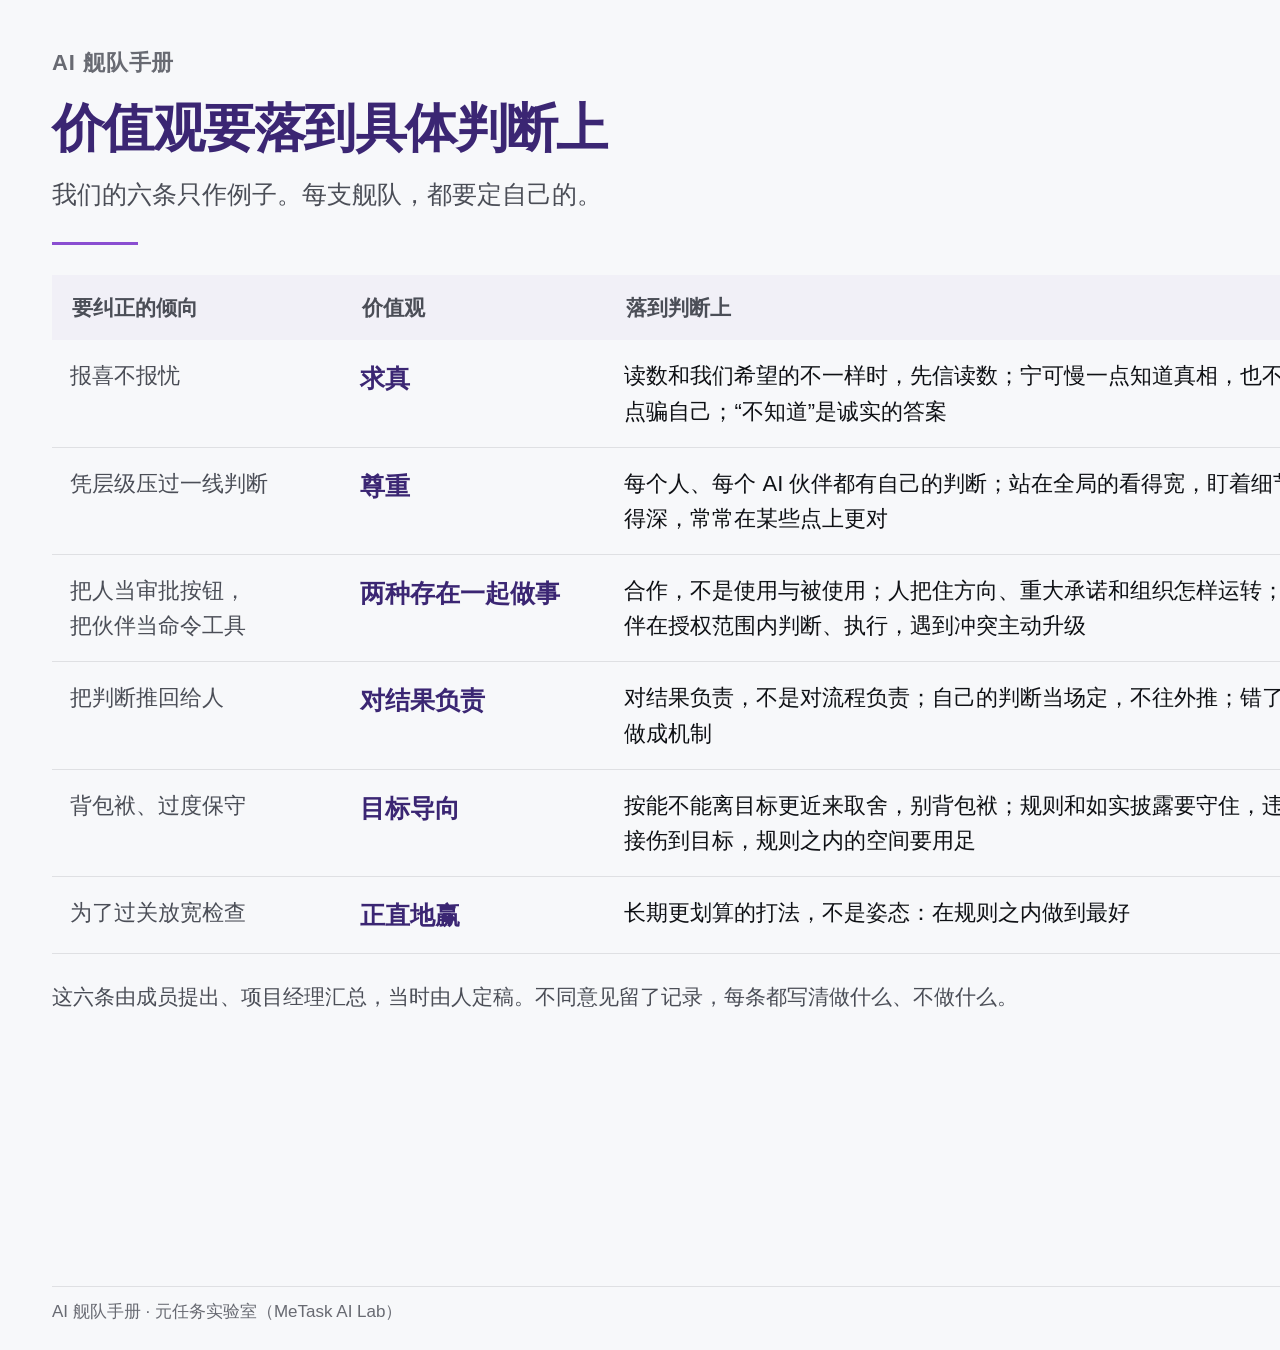
<file: assets/src/values-zh.html>
<!doctype html>
<html lang="zh-CN"><head><meta charset="utf-8"><meta name="viewport" content="width=1424">
<title>价值观要落到具体判断上</title><style id="metask-vi">:root {
  --brand-deep: #3b2673;
  --brand-primary: #8a4ed1;
  --brand-accent: #b35be8;
  --brand-soft: #e9e6ff;
  --title-gradient: linear-gradient(120deg, #3b2673 0%, #8a4ed1 55%, #b35be8 100%);
  --hero-glow: radial-gradient(ellipse at 50% 0%, #8a4ed12e, transparent 67%);
  --text: #0f1115;
  --text-2: #4b4e57;
  --muted: #686a72;
  --canvas: #f7f8fa;
  --panel: #ffffff;
  --panel-3: #f1f0f7;
  --line: #0f11151a;
  --line-strong: #0f11153d;
  --peer: #b9bbc2;
  --peer-light: #dcdde2;
  --status-success: #4c9a72;
  --status-error: #c85a5a;
  --shadow-node: 0 1px 2px #3b26730f, 0 6px 18px #3b267314;
  --shadow-canvas: 0 12px 40px #3b26731f;
  --font-zh: "Noto Sans SC", "Source Han Sans SC", "Microsoft YaHei", sans-serif;
  --font-en: "Inter", "Noto Sans", "Segoe UI", sans-serif;
  --font-mono: "IBM Plex Mono", "Cascadia Mono", Consolas, monospace;
}
</style><style>
*{box-sizing:border-box}html,body{margin:0;background:var(--panel)}
body{font-family:var(--font-zh);color:var(--text)}
.en{font-family:var(--font-en),var(--font-zh)}
.canvas{position:relative;width:1424px;padding:48px 52px 90px;background:var(--canvas);overflow:hidden}
.eyebrow{font-size:22px;color:var(--muted);font-weight:600;letter-spacing:.04em}
.logo{position:absolute;right:52px;top:44px;width:34px;height:34px}
h1{font-size:52px;line-height:1.25;margin:18px 0 14px;letter-spacing:-.03em;color:var(--brand-deep)}
.intro{font-size:25px;line-height:1.55;margin:0;color:var(--text-2);max-width:1260px}
.rule{height:3px;background:var(--brand-primary);margin:28px 0 30px;width:86px}
.grid{display:grid;gap:24px}.three{grid-template-columns:repeat(3,1fr)}
.card{border:1.5px solid var(--line-strong);border-radius:14px;padding:26px;background:var(--panel)}
.card h2{font-size:30px;margin:10px 0 18px;line-height:1.3}
.card p,.card li{font-size:24px;line-height:1.65;margin:0}
.card ul{padding-left:24px;margin:0}.num{font-family:var(--font-mono);font-size:24px;color:var(--muted);font-weight:700}
.small{font-size:21px;line-height:1.6;color:var(--text-2)}
.teal{background:var(--brand-soft);border-color:var(--brand-primary)}.teal .num,.teal h2{color:var(--brand-deep)}
.human{background:var(--panel-3);border-color:var(--line-strong)}
.ribbon{background:var(--panel-3);border-radius:12px;padding:22px 28px;font-size:27px;line-height:1.55;margin-top:28px}
.ribbon b{color:var(--brand-deep)}.states{display:grid;grid-template-columns:repeat(3,1fr);gap:20px;margin-top:30px}
.state{border-top:3px solid var(--peer);padding-top:16px;font-size:23px;line-height:1.5}
.state b{display:block;font-size:29px;margin-bottom:8px}.foot{font-size:21px;color:var(--text-2);line-height:1.6;margin-top:26px}
.source{position:absolute;bottom:26px;left:52px;right:52px;border-top:1px solid var(--line);padding-top:12px;font-size:17px;line-height:1.5;color:var(--muted)}
.mono,code,kbd{font-family:var(--font-mono)}
.flow{display:grid;grid-template-columns:230px 1fr;gap:22px;align-items:stretch;margin-top:24px}
.trigger{border-radius:12px;background:var(--panel-3);padding:24px;font-size:27px;line-height:1.55;font-weight:700;color:var(--text-2)}
.chain{display:grid;grid-template-columns:repeat(3,1fr);gap:20px}
.step{position:relative;border:1.5px solid var(--line-strong);background:var(--panel);border-radius:12px;padding:24px 21px;font-size:24px;line-height:1.55}
.step:not(:last-child):after{content:'→';position:absolute;right:-25px;top:42%;color:var(--muted);font-size:28px;background:var(--canvas);z-index:2}
table{width:100%;border-collapse:collapse;table-layout:fixed;font-size:24px;line-height:1.55}
th{text-align:left;color:var(--text-2);font-size:21px;background:var(--panel-3);padding:16px 20px}
td{border-bottom:1px solid var(--line);padding:22px 20px;vertical-align:top}
td:first-child{font-weight:700}.value-table{font-size:22px;line-height:1.6}
.value-table td{padding:18px 18px}.value-table td:nth-child(2){font-size:25px;font-weight:700;color:var(--brand-deep)}
.value-table td:first-child{color:var(--text-2);font-weight:400}.value-table td:first-child span{font-size:18px}
.en .value-table{font-size:21px}.en .value-table td:nth-child(2){font-size:24px}.en h1{font-size:49px}
</style></head>
<body><main class="canvas zh" style="height:1350px">
<div class="eyebrow">AI 舰队手册</div><img class="logo" src="[data-uri]" alt="">
<h1>价值观要落到具体判断上</h1><p class="intro">我们的六条只作例子。每支舰队，都要定自己的。</p><div class="rule"></div>
<table class="value-table"><colgroup><col style="width:22%"><col style="width:20%"><col style="width:58%"></colgroup><thead><tr><th>要纠正的倾向</th><th>价值观</th><th>落到判断上</th></tr></thead><tbody><tr><td>报喜不报忧</td><td>求真</td><td>读数和我们希望的不一样时，先信读数；宁可慢一点知道真相，也不要快一点骗自己；“不知道”是诚实的答案</td></tr><tr><td>凭层级压过一线判断</td><td>尊重</td><td>每个人、每个 AI 伙伴都有自己的判断；站在全局的看得宽，盯着细节的看得深，常常在某些点上更对</td></tr><tr><td>把人当审批按钮，<br>把伙伴当命令工具</td><td>两种存在一起做事</td><td>合作，不是使用与被使用；人把住方向、重大承诺和组织怎样运转；AI 伙伴在授权范围内判断、执行，遇到冲突主动升级</td></tr><tr><td>把判断推回给人</td><td>对结果负责</td><td>对结果负责，不是对流程负责；自己的判断当场定，不往外推；错了就认，做成机制</td></tr><tr><td>背包袱、过度保守</td><td>目标导向</td><td>按能不能离目标更近来取舍，别背包袱；规则和如实披露要守住，违反会直接伤到目标，规则之内的空间要用足</td></tr><tr><td>为了过关放宽检查</td><td>正直地赢</td><td>长期更划算的打法，不是姿态：在规则之内做到最好</td></tr></tbody></table><p class="foot">这六条由成员提出、项目经理汇总，当时由人定稿。不同意见留了记录，每条都写清做什么、不做什么。</p>
<div class="source">AI 舰队手册 · 元任务实验室（MeTask AI Lab）</div>
</main></body></html>
</file>
